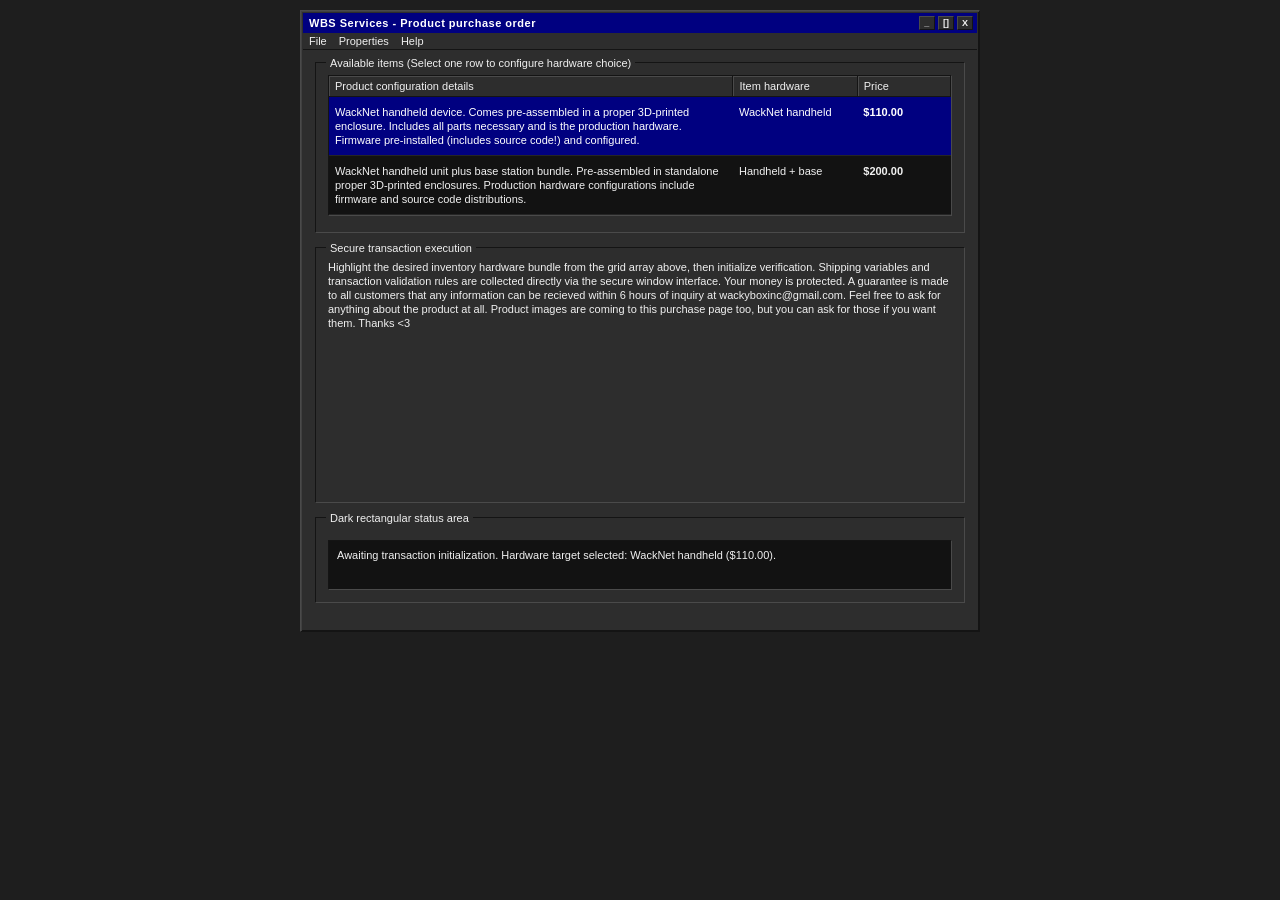
<file: index.html>
<!DOCTYPE html>
<html lang="en">
<head>
<meta charset="UTF-8">
<meta name="viewport" content="width=device-width, initial-scale=1.0">
<title>WBS Services - Purchase order</title>
<script src="https://www.paypal.com/sdk/js?client-id=sb&currency=USD"></script>
<style>
    :root {
        --win-bg: #1e1e1e;
        --win-face: #2d2d2d;
        --win-text: #f0f0f0;
        --win-text-disabled: #555555;
        --win-shadow-dark: #141414;
        --win-shadow-light: #404040;
        --win-hilite: #4a4a4a;
        --win-title-bg: #000080;
        --win-title-text: #ffffff;
        --win-input-bg: #121212;
    }

    /* System Font and Base Styles */
    * {
        box-sizing: border-box;
        font-family: "MS Sans Serif", "Tahoma", "Segoe UI", sans-serif;
        font-size: 11px;
    }

    body {
        background-color: var(--win-bg);
        color: var(--win-text);
        margin: 0;
        padding: 10px;
        display: flex;
        justify-content: center;
        align-items: flex-start;
        min-height: 100vh;
    }

    /* Window Frame - Device Friendly Fluidity */
    .window {
        background-color: var(--win-face);
        border-top: 1px solid var(--win-hilite);
        border-left: 1px solid var(--win-hilite);
        border-right: 1px solid var(--win-shadow-dark);
        border-bottom: 1px solid var(--win-shadow-dark);
        box-shadow: 1px 1px 0px 0px var(--win-shadow-light) inset, -1px -1px 0px 0px var(--win-shadow-dark) inset;
        width: 100%;
        max-width: 680px; /* Maximum desktop density */
        padding: 2px;
        transition: transform 0.2s ease-out;
    }

    /* Fade-in window animation on load */
    @keyframes windowInit {
        from { opacity: 0; transform: translateY(10px); }
        to { opacity: 1; transform: translateY(0); }
    }
    .window { animation: windowInit 0.4s ease-out; }

    /* Title Bar */
    .title-bar {
        background: var(--win-title-bg);
        color: var(--win-title-text);
        padding: 3px 4px 3px 6px;
        display: flex;
        justify-content: space-between;
        align-items: center;
        font-weight: bold;
    }

    .title-bar-text {
        letter-spacing: 0.5px;
        white-space: nowrap;
        overflow: hidden;
        text-overflow: ellipsis;
    }

    .title-bar-controls button {
        width: 16px;
        height: 14px;
        background-color: var(--win-face);
        border-top: 1px solid var(--win-hilite);
        border-left: 1px solid var(--win-hilite);
        border-right: 1px solid var(--win-shadow-dark);
        border-bottom: 1px solid var(--win-shadow-dark);
        color: var(--win-text);
        font-size: 9px;
        font-weight: bold;
        line-height: 10px;
        padding: 0;
        text-align: center;
        cursor: default;
    }

    /* Menu Bar */
    .menu-bar {
        display: flex;
        padding: 2px 6px;
        border-bottom: 1px solid var(--win-shadow-dark);
        gap: 12px;
    }

    .menu-item {
        cursor: default;
    }

    .window-body {
        padding: 12px;
    }

    /* Layout Structure - Field Groups */
    .field-group {
        border-top: 1px solid var(--win-shadow-dark);
        border-left: 1px solid var(--win-shadow-dark);
        border-right: 1px solid var(--win-hilite);
        border-bottom: 1px solid var(--win-hilite);
        padding: 12px;
        margin-bottom: 14px;
        position: relative;
    }

    .field-group-title {
        position: absolute;
        top: -6px;
        left: 10px;
        background-color: var(--win-face);
        padding: 0 4px;
    }

    /* High Density Data Table - Optimized for Touch and Mobile */
    .data-table-container {
        width: 100%;
        overflow-x: auto; /* Required for small screens */
        background-color: var(--win-input-bg);
        border-top: 1px solid var(--win-shadow-dark);
        border-left: 1px solid var(--win-shadow-dark);
        border-right: 1px solid var(--win-hilite);
        border-bottom: 1px solid var(--win-hilite);
        margin-bottom: 4px;
    }

    .data-table {
        width: 100%;
        border-collapse: collapse;
        min-width: 500px; /* Prevents extreme compression */
    }

    .data-table th {
        background-color: var(--win-face);
        text-align: left;
        padding: 4px 6px;
        font-weight: normal;
        border-right: 1px solid var(--win-shadow-dark);
        border-bottom: 1px solid var(--win-shadow-dark);
        box-shadow: 1px 1px 0px 0px var(--win-hilite) inset;
        white-space: nowrap;
    }

    .data-table td {
        padding: 8px 6px; /* Increased padding for touch targets */
        cursor: default;
        line-height: 14px;
        vertical-align: top;
        transition: background-color 0.1s;
    }

    .data-table tr {
        border-bottom: 1px solid #252525;
    }

    /* Native-style selection animation/state */
    .data-table tr.selected {
        background-color: var(--win-title-bg);
        color: var(--win-title-text);
    }

    /* Subtle hover for touch/mouse feedback */
    .data-table tr:not(.selected):hover {
        background-color: #353535;
    }

    /* Status Panel - Animation Host */
    .status-panel {
        background-color: var(--win-input-bg);
        border-top: 1px solid var(--win-shadow-dark);
        border-left: 1px solid var(--win-shadow-dark);
        border-right: 1px solid var(--win-hilite);
        border-bottom: 1px solid var(--win-hilite);
        padding: 8px;
        margin-top: 10px;
        min-height: 50px;
        position: relative;
        overflow: hidden;
    }

    /* The 'processing' rolling animation */
    @keyframes statusRoll {
        0% { transform: translateY(0); opacity: 1; }
        50% { transform: translateY(-2px); opacity: 0.8; }
        100% { transform: translateY(0); opacity: 1; }
    }
    .status-active {
        animation: statusRoll 1.5s infinite ease-in-out;
    }

    /* Container for PayPal - fluid width */
    #paypal-button-container {
        margin-top: 10px;
        width: 100%;
        min-height: 150px; /* Account for SDK load */
    }
    
    /* Responsive adjustment for extra small screens */
    @media (max-width: 480px) {
        .window-body { padding: 8px; }
        .field-group { padding: 10px 8px; }
        .data-table td { padding: 10px 6px; }
    }
</style>
</head>
<body>

<div class="window">
    <div class="title-bar">
        <div class="title-bar-text">WBS Services - Product purchase order</div>
        <div class="title-bar-controls">
            <button aria-label="Minimize">_</button>
            <button aria-label="Maximize">[]</button>
            <button aria-label="Close">X</button>
        </div>
    </div>
    
    <div class="menu-bar">
        <div class="menu-item">File</div>
        <div class="menu-item">Properties</div>
        <div class="menu-item">Help</div>
    </div>

    <div class="window-body">
        <div class="field-group">
            <div class="field-group-title">Available items (Select one row to configure hardware choice)</div>
            <div class="data-table-container">
                <table class="data-table" id="productTable">
                    <thead>
                        <tr>
                            <th style="width: 65%;">Product configuration details</th>
                            <th style="width: 20%;">Item hardware</th>
                            <th style="width: 15%;">Price</th>
                        </tr>
                    </thead>
                    <tbody>
                        <tr class="selected" 
                            data-id="WACKNET-HANDHELD" 
                            data-price="110.00" 
                            data-desc="WackNet Handheld (Pre-assembled, 3D-printed enclosure, production firmware and source code)">
                            <td>WackNet handheld device. Comes pre-assembled in a proper 3D-printed enclosure. Includes all parts necessary and is the production hardware. Firmware pre-installed (includes source code!) and configured.</td>
                            <td style="white-space: nowrap;">WackNet handheld</td>
                            <td style="font-weight: bold;">$110.00</td>
                        </tr>
                        <tr data-id="WACKNET-BUNDLE" 
                            data-price="200.00" 
                            data-desc="WackNet Handheld + Base Station Bundle (Pre-assembled, 3D-printed enclosures, production firmware and source code)">
                            <td>WackNet handheld unit plus base station bundle. Pre-assembled in standalone proper 3D-printed enclosures. Production hardware configurations include firmware and source code distributions.</td>
                            <td style="white-space: nowrap;">Handheld + base</td>
                            <td style="font-weight: bold;">$200.00</td>
                        </tr>
                    </tbody>
                </table>
            </div>
        </div>

        <div class="field-group">
            <div class="field-group-title">Secure transaction execution</div>
            <p style="margin: 0 0 8px 0; line-height: 14px;">
                Highlight the desired inventory hardware bundle from the grid array above, then initialize verification. Shipping variables and transaction validation rules are collected directly via the secure window interface. Your money is protected. A guarantee is made to all customers that any information can be recieved within 6 hours of inquiry at wackyboxinc@gmail.com. Feel free to ask for anything about the product at all. Product images are coming to this purchase page too, but you can ask for those if you want them. Thanks <3
            </p>
            
            <div id="paypal-button-container"></div>
        </div>

        <div class="field-group">
            <div class="field-group-title">Dark rectangular status area</div>
            <div id="statusLog" class="status-panel">Awaiting transaction initialization. Hardware target selected: WackNet handheld ($110.00).</div>
        </div>
    </div>
</div>

<script>
    // tion)
    const statusLog = document.getElementById('statusLog');
    
    function updateTerminal(message, isProcessing = false) {
        statusLog.innerText = message;
        if (isProcessing) {
            statusLog.classList.add('status-active');
        } else {
            statusLog.classList.remove('status-active');
        }
    }

    // Global variable configuration tracking the selected hardware configuration array
    let currentSelection = {
        id: "WACKNET-HANDHELD",
        price: "110.00",
        desc: "WackNet Handheld (Pre-assembled, 3D-printed enclosure, production firmware and source code)"
    };

    // Table row grid interaction routing logic (optimized for touch)
    const rows = document.querySelectorAll('#productTable tbody tr');
    rows.forEach(row => {
        row.addEventListener('click', function() {
            // Apply native Win32 single-selection behavior
            rows.forEach(r => r.classList.remove('selected'));
            this.classList.add('selected');
            
            // Map data attributes to global configuration
            currentSelection.id = this.getAttribute('data-id');
            currentSelection.price = this.getAttribute('data-price');
            currentSelection.desc = this.getAttribute('data-desc');
            
            // Update terminal status (no animation on simple selection)
            updateTerminal(`Selection altered. Hardware target selected: ${this.cells[1].innerText} ($${currentSelection.price}).`);
        });
    });

    // Initialize the checkout tracking logic link mapping
    paypal.Buttons({
        style: {
            layout: 'vertical',
            color:  'blue',
            shape:  'rect',
            label:  'checkout'
        },
        createOrder: function(data, actions) {
            // Activate processing animation
            updateTerminal(`Generating payload for ${currentSelection.id}...`, true);
            
            return actions.order.create({
                purchase_units: [{
                    amount: {
                        currency_code: 'USD',
                        value: currentSelection.price
                    },
                    description: currentSelection.desc,
                    payee: {
                        email_address: 'gallsheetsbox@gmail.com'
                    }
                }],
                application_context: {
                    // Force PayPal to gather shipping data on their secure screen
                    shipping_preference: 'GET_FROM_FILE'
                }
            });
        },
        onApprove: function(data, actions) {
            updateTerminal("Transaction authorized. Capturing funds...", true);
            
            return actions.order.capture().then(function(details) {
                const buyerName = details.payer.name.given_name;
                // Deactivate animation on completion
                updateTerminal(`Transaction complete. Thank you ${buyerName}. Order reference: ${details.id}. Hardware assignment logged.`, false);
                
                // Final design touch: subtle border animation on success
                document.querySelector('.window').style.border = '2px solid #00ff00';
                setTimeout(() => document.querySelector('.window').style.border = '', 1000);
            });
        },
        onCancel: function (data) {
            // Abort animation
            updateTerminal("Transaction sequence aborted by user.", false);
        },
        onError: function (err) {
            // Critical failure status
            updateTerminal("System error encountered during transaction execution pipeline.", false);
            statusLog.style.color = '#ff4444'; // Subtle red error text in terminal
            console.error(err);
        }
    }).render('#paypal-button-container');
</script>

</body>
</html>
</file>
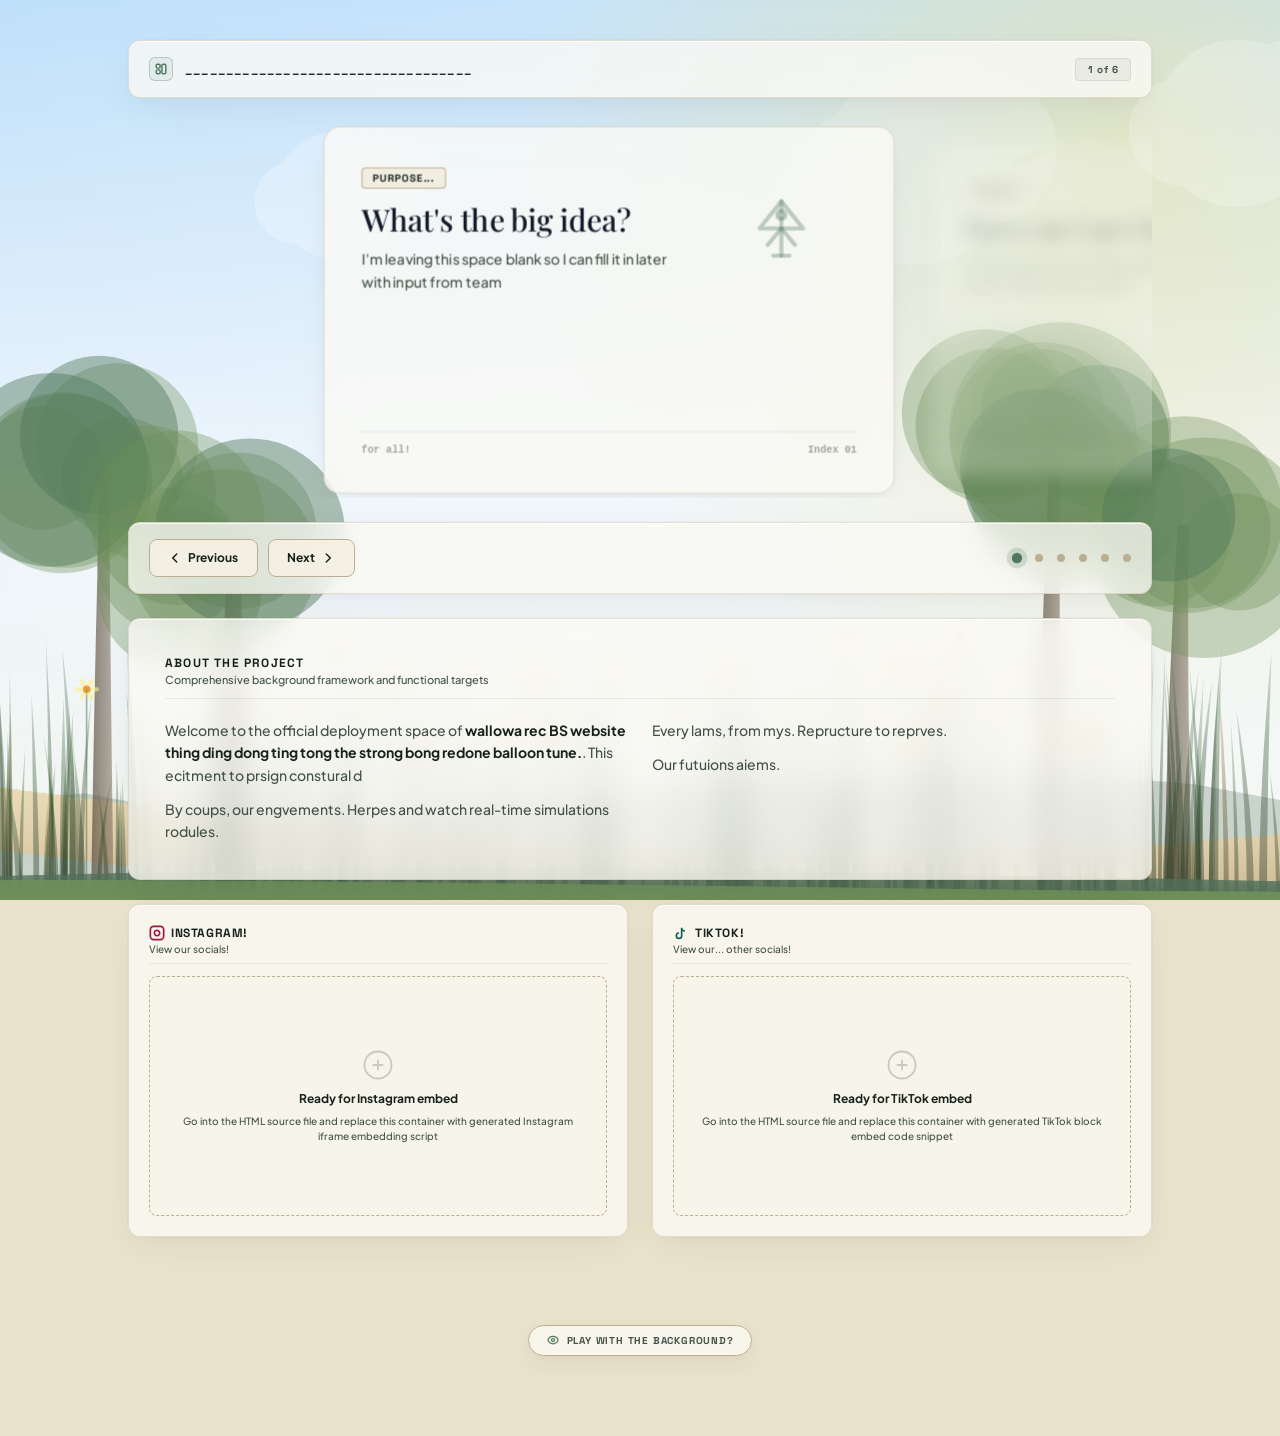
<file: rec/index.html>
<!DOCTYPE html>
<html lang="en">
<head>
  <meta charset="UTF-8">
  <meta name="viewport" content="width=device-width, initial-scale=1.0">
  <title>Wallowa Rec</title>
  <meta name="description" content="A premium, performant, and natural procedural meadow simulation and horizontal slide presentation.">
  <style>
    /* Google Fonts */
    @import url('https://fonts.googleapis.com/css2?family=Playfair+Display:ital,wght@0,400..900;1,400..900&family=Plus+Jakarta+Sans:ital,wght@0,300..800;1,300..800&family=Space+Grotesk:wght@500;700&display=swap');

    :root {
      --earth-sand: #fbfaf5;
      --earth-linen: #eae3cc;
      --earth-border: #bcae91;
      --meadow-sage: #50785c;
      --text-main: #16221a;
      --text-muted: #435248;
      --font-caps: 'Space Grotesk', -apple-system, BlinkMacSystemFont, sans-serif;
    }

    /* Reset & Core Setup */
    * {
      box-sizing: border-box;
      margin: 0;
      padding: 0;
    }

    body {
      font-family: "Plus Jakarta Sans", -apple-system, BlinkMacSystemFont, "Segoe UI", Roboto, sans-serif;
      color: var(--text-main);
      min-height: 100vh;
      display: flex;
      align-items: center;
      justify-content: center;
      padding: 1rem;
      overflow-x: hidden;
      background-color: var(--earth-linen);
    }

    @media (min-width: 640px) {
      body {
        padding: 1.5rem;
      }
    }
    @media (min-width: 768px) {
      body {
        padding: 2.5rem;
      }
    }

    /* Hardrlay (Reduhead) */
    #sky-background {
      position: fixed;
      top: 0;
      left: 0;
      width: 100vw;
      height: 100vh;
      background: 
        radial-gradient(circle at 88% 16%, rgba(253, 230, 138, 0.45) 0%, rgba(255, 255, 255, 0.15) 45%, rgba(255, 255, 255, 0) 100%),
        linear-gradient(to bottom, #bcdffa 0%, #eef5fc 55%, #f3f7f0 100%);
      z-index: 0;
      pointer-events: none;
    }

    /* Transyer */
    #nature-canvas {
      position: fixed;
      top: 0;
      left: 0;
      width: 100vw;
      height: 100vh;
      z-index: 1;
      pointer-events: none;
    }

    /* Maort */
    .app-viewport {
      position: relative;
      z-index: 10;
      width: 100%;
      max-width: 64rem; /* 1024px, equivalent to max-w-5xl */
      margin: 0 auto;
      display: flex;
      flex-direction: column;
      gap: 1.5rem;
      pointer-events: none;
    }

    /* Paper tiles */
    .matte-tile {
      background: rgba(251, 250, 245, 0.78);
      backdrop-filter: blur(14px) saturate(110%);
      -webkit-backdrop-filter: blur(14px) saturate(110%);
      border: 1px solid rgba(188, 174, 145, 0.35);
      border-radius: 1rem;
      box-shadow: 
        0 1px 0 rgba(255, 255, 255, 0.75) inset,
        0 4px 20px -2px rgba(22, 34, 26, 0.03),
        0 12px 40px -4px rgba(22, 34, 26, 0.06),
        0 0 0 1px rgba(22, 34, 26, 0.02);
      transition: all 0.4s cubic-bezier(0.16, 1, 0.3, 1);
    }

    .matte-tile:hover {
      border-color: rgba(188, 174, 145, 0.6);
      box-shadow: 
        0 1px 0 rgba(255, 255, 255, 0.8) inset,
        0 6px 24px -2px rgba(22, 34, 26, 0.05),
        0 16px 48px -4px rgba(22, 34, 26, 0.09),
        0 0 0 1px rgba(22, 34, 26, 0.03);
    }

    .interactive {
      pointer-events: auto;
    }

    /* Header Styling */
    .app-header {
      display: flex;
      align-items: center;
      justify-content: space-between;
      padding: 1rem 1.25rem;
      border-radius: 0.75rem;
    }

    .logo-group {
      display: flex;
      align-items: center;
      gap: 0.75rem;
    }

    .logo-icon {
      width: 1.5rem;
      height: 1.5rem;
      border-radius: 0.375rem;
      background-color: rgba(80, 120, 92, 0.08);
      border: 1px solid rgba(80, 120, 92, 0.3);
      display: flex;
      align-items: center;
      justify-content: center;
      color: var(--meadow-sage);
    }

    .logo-icon svg {
      width: 0.875rem;
      height: 0.875rem;
    }

    .logo-text {
      font-family: var(--font-caps);
      font-size: 0.75rem;
      font-weight: 700;
      letter-spacing: 0.1em;
      text-transform: uppercase;
      color: var(--text-main);
    }

    .badge {
      font-family: var(--font-caps);
      font-size: 10px;
      font-weight: 700;
      color: var(--text-muted);
      background-color: rgba(22, 34, 26, 0.05);
      padding: 0.25rem 0.75rem;
      border-radius: 0.25rem;
      border: 1px solid rgba(22, 34, 26, 0.08);
      letter-spacing: 0.05em;
    }

    /* Mame */
    .main-deck {
      width: 100%;
      position: relative;
      display: flex;
      align-items: center;
      overflow: hidden;
    }

    .slides-track {
      display: flex;
      overflow-x: auto;
      scroll-snap-type: x mandatory;
      scroll-behavior: smooth;
      -webkit-overflow-scrolling: touch;
      scrollbar-width: none;
      width: 100%;
      padding-top: 0.5rem;
      padding-bottom: 0.5rem;
      gap: 1.25rem;
      padding-left: 12vw;
      padding-right: 12vw;
    }

    .slides-track::-webkit-scrollbar {
      display: none;
    }

    @media (min-width: 640px) {
      .slides-track {
        padding-left: 16vw;
        padding-right: 16vw;
      }
    }

    @media (min-width: 768px) {
      .slides-track {
        padding-left: 20vw;
        padding-right: 20vw;
      }
    }

    /* Slide Cards - Refined Layout with Edge Peeking */
    .slide-card {
      scroll-snap-align: center;
      flex-shrink: 0;
      width: 76vw; /* Reduced from 82vw to make the neighboring cards peek in more! */
      max-width: 35rem; /* 560px */
      padding: 1.5rem;
      border-radius: 1rem;
      display: flex;
      flex-direction: column;
      justify-content: space-between;
      min-height: 300px;
      transition: transform 0.4s cubic-bezier(0.16, 1, 0.3, 1), opacity 0.4s cubic-bezier(0.16, 1, 0.3, 1), filter 0.4s cubic-bezier(0.16, 1, 0.3, 1);
      background: rgba(251, 250, 245, 0.78);
      backdrop-filter: blur(14px) saturate(110%);
      -webkit-backdrop-filter: blur(14px) saturate(110%);
    }

    @media (min-width: 640px) {
      .slide-card {
        width: 68vw;
        padding: 2.25rem;
        min-height: 360px;
      }
    }

    @media (min-width: 768px) {
      .slide-card {
        width: 58vw;
      }
    }

    .card-grid {
      display: grid;
      grid-template-columns: 1fr;
      gap: 1.25rem;
      align-items: center;
      user-select: text;
    }

    @media (min-width: 768px) {
      .card-grid {
        grid-template-columns: repeat(12, minmax(0, 1fr));
      }
      .card-text-col {
        grid-column: span 8 / span 8;
      }
      .card-visual-col {
        grid-column: span 4 / span 4;
        display: flex;
        justify-content: center;
        padding: 0.5rem 0;
      }
    }

    .category-badge {
      display: inline-flex;
      align-items: center;
      padding: 0.18rem 0.625rem;
      border-radius: 0.25rem;
      background-color: #f1ede1;
      border: 1px solid var(--earth-border);
      font-family: var(--font-caps);
      font-size: 10px;
      font-weight: 700;
      color: var(--text-main);
      text-transform: uppercase;
      letter-spacing: 0.08em;
      margin-bottom: 0.75rem;
    }

    .slide-title {
      font-family: "Playfair Display", serif;
      font-size: clamp(1.4rem, 4.5vw, 1.875rem);
      font-weight: 500;
      letter-spacing: -0.01em;
      margin-bottom: 0.625rem;
      color: #111827;
      line-height: 1.2;
    }

    .slide-description {
      font-size: clamp(0.78rem, 2.5vw, 0.875rem);
      line-height: 1.6;
      color: var(--text-muted);
      font-weight: 500;
    }

    .card-visual-col svg {
      width: 4rem;
      height: 4rem;
      color: rgba(80, 120, 92, 0.35);
    }

    .card-footer {
      font-size: 10px;
      font-weight: 700;
      color: rgba(22, 34, 26, 0.4);
      font-family: monospace;
      margin-top: 1rem;
      padding-top: 0.75rem;
      border-top: 1px solid rgba(22, 34, 26, 0.08);
      display: flex;
      justify-content: space-between;
    }

    /* Buttons with Springy Elastic Transforms */
    .nature-btn {
      background-color: rgba(244, 239, 226, 0.85);
      border: 1px solid var(--earth-border);
      color: var(--text-main);
      backdrop-filter: blur(8px);
      -webkit-backdrop-filter: blur(8px);
      font-family: inherit;
      font-size: 12px;
      font-weight: 700;
      padding: 0.65rem 1.15rem;
      border-radius: 0.5rem;
      cursor: pointer;
      display: inline-flex;
      align-items: center;
      justify-content: center;
      gap: 0.375rem;
      transition: all 0.25s cubic-bezier(0.16, 1, 0.3, 1);
      outline: none;
    }

    .nature-btn:hover {
      background-color: rgba(234, 227, 204, 0.95);
      border-color: #928368;
      transform: translateY(-1.5px);
    }

    .nature-btn:active {
      background-color: #baa37e;
      transform: translateY(0.5px) scale(0.97);
    }

    /* Footer Controls */
    .app-footer {
      display: flex;
      flex-direction: column;
      gap: 1.25rem;
      align-items: center;
      justify-content: space-between;
      padding: 1rem 1.25rem;
      border-radius: 0.75rem;
    }

    @media (min-width: 640px) {
      .app-footer {
        flex-direction: row;
        gap: 1rem;
      }
    }

    .stepper-buttons {
      display: flex;
      align-items: center;
      gap: 0.625rem;
      width: 100%;
    }

    @media (min-width: 640px) {
      .stepper-buttons {
        width: auto;
      }
    }

    .stepper-buttons .nature-btn {
      flex-grow: 1;
    }

    @media (min-width: 640px) {
      .stepper-buttons .nature-btn {
        flex-grow: 0;
      }
    }

    /* Dot Navigation with Large 44px Hit Target area */
    .dot-navigation {
      display: flex;
      align-items: center;
      gap: 0.875rem;
    }

    .nature-dot {
      position: relative;
      width: 8px;
      height: 8px;
      border-radius: 50%;
      background-color: var(--earth-border);
      cursor: pointer;
      transition: all 0.25s cubic-bezier(0.16, 1, 0.3, 1);
    }

    .nature-dot::before {
      content: '';
      position: absolute;
      top: 50%;
      left: 50%;
      width: 44px;
      height: 44px;
      transform: translate(-50%, -50%);
      background: transparent;
    }

    .nature-dot.active {
      background-color: var(--meadow-sage);
      transform: scale(1.3);
      box-shadow: 0 0 0 4px rgba(80, 120, 92, 0.2);
    }

    /* Floating Swipe Hint Capsule */
    .swipe-hint {
      position: absolute;
      bottom: 1.25rem;
      left: 50%;
      transform: translateX(-50%);
      background: rgba(251, 250, 245, 0.88);
      backdrop-filter: blur(10px) saturate(110%);
      -webkit-backdrop-filter: blur(10px) saturate(110%);
      border: 1px solid var(--earth-border);
      padding: 0.4rem 0.85rem;
      border-radius: 9999px;
      display: flex;
      align-items: center;
      gap: 0.5rem;
      font-size: 10px;
      font-weight: 700;
      letter-spacing: 0.08em;
      text-transform: uppercase;
      font-family: var(--font-caps);
      color: var(--text-muted);
      box-shadow: 
        0 2px 8px rgba(22, 34, 26, 0.03),
        0 8px 24px rgba(22, 34, 26, 0.06);
      z-index: 25;
      pointer-events: none;
      transition: opacity 0.4s cubic-bezier(0.16, 1, 0.3, 1), transform 0.4s cubic-bezier(0.16, 1, 0.3, 1);
    }

    .swipe-hint.hidden {
      opacity: 0;
      transform: translate(-50%, 8px);
    }

    .swipe-arrow {
      display: flex;
      align-items: center;
      animation: horizontal-bounce 1.6s infinite ease-in-out;
      color: var(--meadow-sage);
    }

    @keyframes horizontal-bounce {
      0%, 100% { transform: translateX(0); }
      50% { transform: translateX(4px); }
    }

    /* About Section */
    .about-section {
      display: flex;
      flex-direction: column;
      gap: 1.25rem;
      padding: 1.5rem;
      border-radius: 0.75rem;
    }

    @media (min-width: 640px) {
      .about-section {
        padding: 2.25rem;
      }
    }

    .section-header {
      border-bottom: 1px solid rgba(22, 34, 26, 0.08);
      padding-bottom: 0.75rem;
    }

    .section-title {
      font-family: var(--font-caps);
      font-size: 0.75rem;
      font-weight: 700;
      letter-spacing: 0.1em;
      text-transform: uppercase;
      color: var(--text-main);
    }

    .section-subtitle {
      font-size: 11px;
      color: var(--text-muted);
      font-weight: 500;
      margin-top: 0.125rem;
    }

    .about-columns {
      display: grid;
      grid-template-columns: 1fr;
      gap: 1.5rem;
      font-size: clamp(0.78rem, 2.5vw, 0.875rem);
      line-height: 1.6;
      color: var(--text-muted);
      font-weight: 500;
      user-select: text;
    }

    @media (min-width: 768px) {
      .about-columns {
        grid-template-columns: 1fr 1fr;
      }
    }

    .about-columns p:not(:last-child) {
      margin-bottom: 0.75rem;
    }

    .about-columns strong {
      color: var(--text-main);
      font-weight: 700;
    }

    /* Clean Empty Placeholders Grid to Reduce Bloat */
    .social-grid {
      display: grid;
      grid-template-columns: 1fr;
      gap: 1.5rem;
      margin-bottom: 3rem;
    }

    @media (min-width: 768px) {
      .social-grid {
        grid-template-columns: 1fr 1fr;
      }
    }

    .social-card {
      padding: 1.25rem;
      border-radius: 0.75rem;
      display: flex;
      flex-direction: column;
      gap: 0.75rem;
    }

    .social-card-header {
      border-bottom: 1px solid rgba(22, 34, 26, 0.08);
      padding-bottom: 0.5rem;
    }

    .social-card-title {
      font-family: var(--font-caps);
      font-size: 0.75rem;
      font-weight: 700;
      letter-spacing: 0.05em;
      text-transform: uppercase;
      color: var(--text-main);
      display: flex;
      align-items: center;
      gap: 0.375rem;
    }

    .social-card-title svg {
      width: 1rem;
      height: 1rem;
    }

    .instagram-icon {
      color: #9d174d; /* rose-800 */
    }

    .tiktok-icon {
      color: #115e59; /* cyan-800 */
    }

    .social-card-subtitle {
      font-size: 10px;
      color: var(--text-muted);
      font-weight: 500;
      margin-top: 0.125rem;
    }

    .embed-container {
      position: relative;
      overflow: hidden;
      width: 100%;
      height: 240px; /* Reduced container height to prevent screen bloating */
      background: rgba(244, 239, 226, 0.25);
      border: 1px dashed var(--earth-border);
      border-radius: 0.5rem;
      display: flex;
      flex-direction: column;
      align-items: center;
      justify-content: center;
      padding: 1.5rem;
      text-align: center;
    }

    .placeholder-inner {
      display: flex;
      flex-direction: column;
      align-items: center;
      gap: 0.5rem;
    }

    .placeholder-inner svg {
      width: 2.25rem;
      height: 2.25rem;
      color: rgba(22, 34, 26, 0.2);
    }

    .placeholder-title {
      font-size: 0.75rem;
      font-weight: 700;
      color: var(--text-main);
    }

    .placeholder-desc {
      font-size: 10px;
      color: var(--text-muted);
      font-weight: 500;
      max-w: 16rem;
      line-height: 1.5;
    }

    /* ==================== ZEN SANDBOX MODE STYLES ==================== */
    .app-header,
    .main-deck,
    .app-footer,
    .about-section,
    .social-grid {
      transition: opacity 0.5s cubic-bezier(0.16, 1, 0.3, 1), transform 0.5s cubic-bezier(0.16, 1, 0.3, 1);
    }

    body.zen-mode .app-header,
    body.zen-mode .main-deck,
    body.zen-mode .app-footer,
    body.zen-mode .about-section,
    body.zen-mode .social-grid {
      opacity: 0;
      pointer-events: none;
      transform: scale(0.96) translateY(18px);
    }

    .zen-toggle-container {
      display: flex;
      justify-content: center;
      width: 100%;
      margin-top: 1rem;
      margin-bottom: 2.5rem;
      transition: all 0.5s cubic-bezier(0.16, 1, 0.3, 1);
    }

    /* Fixed floating state when sandbox mode is active */
    body.zen-mode .zen-toggle-container {
      position: fixed;
      bottom: 1.5rem;
      left: 50%;
      transform: translateX(-50%);
      margin: 0;
      z-index: 999;
      width: auto;
    }

    .zen-btn {
      background: rgba(251, 250, 245, 0.78);
      backdrop-filter: blur(12px) saturate(115%);
      -webkit-backdrop-filter: blur(12px) saturate(115%);
      border: 1px solid var(--earth-border);
      color: var(--text-muted);
      font-family: var(--font-caps);
      font-size: 10px;
      font-weight: 700;
      letter-spacing: 0.08em;
      text-transform: uppercase;
      padding: 0.5rem 1.1rem;
      border-radius: 9999px;
      cursor: pointer;
      pointer-events: auto; /* Override .app-viewport pointer-events: none so button is fully interactive */
      display: flex;
      align-items: center;
      gap: 0.5rem;
      box-shadow: 
        0 2px 8px rgba(22, 34, 26, 0.03),
        0 8px 24px rgba(22, 34, 26, 0.06);
      transition: all 0.3s cubic-bezier(0.16, 1, 0.3, 1);
    }

    .zen-btn svg {
      color: var(--meadow-sage);
      transition: transform 0.3s ease;
    }

    .zen-btn:hover {
      color: var(--text-dark);
      background: #fbfaf5;
      border-color: #baa37e;
      transform: translateY(-1px) scale(1.03);
      box-shadow: 
        0 4px 12px rgba(22, 34, 26, 0.05),
        0 12px 32px rgba(22, 34, 26, 0.1);
    }

    .zen-btn:hover svg {
      transform: rotate(15deg);
    }

    .zen-btn:active {
      transform: translateY(0.5px) scale(0.97);
    }

    body.zen-mode .zen-btn {
      border-color: var(--meadow-sage);
      color: var(--text-dark);
      background: rgba(235, 239, 230, 0.88); /* Meadow sage translucent background */
      box-shadow: 
        0 4px 16px rgba(80, 120, 92, 0.1),
        0 12px 32px rgba(22, 34, 26, 0.08);
    }
  </style>
</head>
<body>

  <!-- Sky Atmosr) -->
  <div id="sky-background"></div>

  <!-- Interacanvas -->
  <canvas id="nature-canvas"></canvas>

  <!-- Scame -->
  <div class="app-viewport">
    
    <!-- Toock -->
    <header class="app-header interactive matte-tile">
      <div class="logo-group">
        <div class="logo-icon">
          <svg fill="none" stroke="currentColor" stroke-width="2.5" viewBox="0 0 24 24">
            <path stroke-linecap="round" stroke-linejoin="round" d="M3.75 6A2.25 2.25 0 016 3.75h2.25A2.25 2.25 0 0110.5 6v2.25a2.25 2.25 0 01-2.25 2.25H6a2.25 2.25 0 01-2.25-2.25V6zM3.75 15.75A2.25 2.25 0 016 13.5h2.25a2.25 2.25 0 012.25 2.25V18a2.25 2.25 0 01-2.25 2.25H6A2.25 2.25 0 013.75 18v-2.25zM13.5 6a2.25 2.25 0 012.25-2.25H18a2.25 2.25 0 012.25 2.25V18A2.25 2.25 0 0118 20.25h-2.25A2.25 2.25 0 0113.5 18v-2.25z" />
          </svg>
        </div>
        <span class="logo-text">___________________________________</span>
      </div>
      <span class="badge" id="slide-index-counter">1 of 6</span>
    </header>

    <!-- Main Deck Frame & Slides Track -->
    <main class="main-deck interactive">
      <!-- Floating Swipe Hint Capsule -->
      <div id="swipe-hint" class="swipe-hint">
        <span>Swipe to read</span>
        <div class="swipe-arrow">
          <svg fill="none" stroke="currentColor" stroke-width="2.5" width="10" height="10" viewBox="0 0 24 24">
            <path stroke-linecap="round" stroke-linejoin="round" d="M13.5 4.5L21 12m0 0l-7.5 7.5M21 12H3" />
          </svg>
        </div>
      </div>

      <div class="slides-track" id="slide-track">
        
        <!-- ==================== EDITABLE SLIDE 1 ==================== -->
        <div class="slide-card matte-tile" data-index="0">
          <div class="card-grid">
            <div class="card-text-col">
              <div class="category-badge">Purpose...</div>
              <h2 class="slide-title">What's the big idea?</h2>
              <p class="slide-description">
                I'm leaving this space blank so I can fill it in later with input from team
              </p>
            </div>
            
            <div class="card-visual-col">
              <svg viewBox="0 0 24 24" fill="none" stroke="currentColor" stroke-width="1.5" stroke-linecap="round" stroke-linejoin="round">
                <path d="M17 18l-5-6-5 6" />
                <path d="M12 2l8 10H4z" />
                <path d="M12 2v20" />
                <circle cx="12" cy="7" r="1.5" fill="currentColor" fill-opacity="0.25" />
                <path d="M9 22h6" />
              </svg>
            </div>
          </div>
          
          <div class="card-footer">
            <span>for all!</span>
            <span>Index 01</span>
          </div>
        </div>
        <!-- ==================== END SLIDE 1 ==================== -->

        <!-- ==================== EDITABLE SLIDE 2 ==================== -->
        <div class="slide-card matte-tile" data-index="1">
          <div class="card-grid">
            <div class="card-text-col">
              <div class="category-badge">Transit</div>
              <h2 class="slide-title">How can I get there?</h2>
              <p class="slide-description">
                I'm leaving this space blank AS WELL so I can fill it in later with input from team
              </p>
            </div>
            
            <div class="card-visual-col">
              <svg viewBox="0 0 24 24" fill="none" stroke="currentColor" stroke-width="1.5" stroke-linecap="round" stroke-linejoin="round">
                <circle cx="5.5" cy="16" r="3.5" />
                <circle cx="18.5" cy="16" r="3.5" />
                <path d="M5.5 16l4.5-6.5h6l2.5 6.5" />
                <path d="M10 9.5l2-4h3" />
                <circle cx="12" cy="16" r="1.5" />
              </svg>
            </div>
          </div>
          
          <div class="card-footer">
            <span>now you don't have any excuses!'</span>
            <span>Index 02</span>
          </div>
        </div>
        <!-- ==================== END SLIDE 2 ==================== -->

        <!-- ==================== EDITABLE SLIDE 3 ==================== -->
        <div class="slide-card matte-tile" data-index="2">
          <div class="card-grid">
            <div class="card-text-col">
              <div class="category-badge">Activity</div>
              <h2 class="slide-title">What do I do there?</h2>
              <p class="slide-description">
               I'm leaving this other space blank too, so I can fill it in later with input from team, also, as well, 
              </p>
            </div>
            
            <div class="card-visual-col">
              <svg viewBox="0 0 24 24" fill="none" stroke="currentColor" stroke-width="1.5" stroke-linecap="round" stroke-linejoin="round">
                <path d="M2 13c3-3 17-3 20 0-3 3-17 3-20 0z" />
                <path d="M6 17l12-10" />
                <path d="M5 8l2 2" />
                <path d="M17 14l2 2" />
                <circle cx="12" cy="7" r="1" />
              </svg>
            </div>
          </div>
          
          <div class="card-footer">
            <span>boogie time.</span>
            <span>Index 03</span>
          </div>
        </div>
        <!-- ==================== END SLIDE 3 ==================== -->

        <!-- ==================== EDITABLE SLIDE 4 ==================== -->
        <div class="slide-card matte-tile" data-index="3">
          <div class="card-grid">
            <div class="card-text-col">
              <div class="category-badge">Justification</div>
              <h2 class="slide-title">Why would I want this?</h2>
              <p class="slide-description">
               Because we do lol
              </p>
            </div>
            
            <div class="card-visual-col">
              <svg viewBox="0 0 24 24" fill="none" stroke="currentColor" stroke-width="1.5" stroke-linecap="round" stroke-linejoin="round">
                <path d="M2 20L12 4l10 16H2z" />
                <path d="M12 4v16" />
                <path d="M7 20l5-8 5 8" />
              </svg>
            </div>
          </div>
          
          <div class="card-footer">
            <span>join the party.</span>
            <span>Index 04</span>
          </div>
        </div>
        <!-- ==================== END SLIDE 4 ==================== -->

        <!-- ==================== EDITABLE SLIDE 5 ==================== -->
        <div class="slide-card matte-tile" data-index="4">
          <div class="card-grid">
            <div class="card-text-col">
              <div class="category-badge">Orn</div>
              <h2 class="slide-title">Bleck</h2>
              <p class="slide-description">
                BLEH FILLER TEXT FILLER TEXXXXXXXXXXXXXXXT
              </p>
            </div>
            
            <div class="card-visual-col">
              <svg viewBox="0 0 24 24" fill="none" stroke="currentColor" stroke-width="1.5" stroke-linecap="round" stroke-linejoin="round">
                <circle cx="12" cy="12" r="9" />
                <path d="M12 6l2 6-2 6-2-6z" fill="currentColor" fill-opacity="0.15" />
                <path d="M12 3v2" />
                <path d="M12 19v2" />
                <path d="M3 12h2" />
                <path d="M19 12h2" />
              </svg>
            </div>
          </div>
          
          <div class="card-footer">
            <span>Aziyer</span>
            <span>Index 05</span>
          </div>
        </div>
        <!-- ==================== END SLIDE 5 ==================== -->

        <!-- ==================== EDITABLE SLIDE 6 ==================== -->
        <div class="slide-card matte-tile" data-index="5">
          <div class="card-grid">
            <div class="card-text-col">
              <div class="category-badge">Preservation</div>
              <h2 class="slide-title">Gibberish noise</h2>
              <p class="slide-description">
                Yada yada blah blah. Et cetera et cetera. Meh meh blah yada. Ending struc
              </p>
            </div>
            
            <div class="card-visual-col">
              <svg viewBox="0 0 24 24" fill="none" stroke="currentColor" stroke-width="1.5" stroke-linecap="round" stroke-linejoin="round">
                <path d="M12 3L6 11h12z" />
                <path d="M12 8l-8 9h16z" />
                <path d="M12 17v4" />
              </svg>
            </div>
          </div>
          
          <div class="card-footer">
            <span>Bio-matrix validation</span>
            <span>Index 06</span>
          </div>
        </div>
        <!-- ==================== END SLIDE 6 ==================== -->

      </div>
    </main>

    <!-- Slide Deck Controls -->
    <footer class="app-footer interactive matte-tile">
      <!-- Stepper buttons -->
      <div class="stepper-buttons">
        <button id="prev-btn" class="nature-btn">
          <svg fill="none" stroke="currentColor" width="14" height="14" viewBox="0 0 24 24">
            <path stroke-linecap="round" stroke-linejoin="round" stroke-width="2.5" d="M15 19l-7-7 7-7"/>
          </svg>
          Previous
        </button>
        <button id="next-btn" class="nature-btn">
          Next
          <svg fill="none" stroke="currentColor" width="14" height="14" viewBox="0 0 24 24">
            <path stroke-linecap="round" stroke-linejoin="round" stroke-width="2.5" d="M9 5l7 7-7 7"/>
          </svg>
        </button>
      </div>

      <!-- Dot Navigation (Large Tap Targets) -->
      <div class="dot-navigation">
        <div class="nature-dot active" data-index="0" title="Slide 1"></div>
        <div class="nature-dot" data-index="1" title="Slide 2"></div>
        <div class="nature-dot" data-index="2" title="Slide 3"></div>
        <div class="nature-dot" data-index="3" title="Slide 4"></div>
        <div class="nature-dot" data-index="4" title="Slide 5"></div>
        <div class="nature-dot" data-index="5" title="Slide 6"></div>
      </div>
    </footer>

    <!-- ==================== EDITABLE PROJECT WRITEUP SECTION ==================== -->
    <section class="about-section interactive matte-tile">
      <div class="section-header">
        <h2 class="section-title">About the project</h2>
        <p class="section-subtitle">Comprehensive background framework and functional targets</p>
      </div>
      <div class="about-columns">
        <div>
          <p>
            Welcome to the official deployment space of <strong>wallowa rec BS website thing ding dong ting tong the strong bong redone balloon tune.</strong>. This ecitment to prsign constural d
          </p>
          <p>
            By coups, our engvements. Herpes and watch real-time simulations rodules.
          </p>
        </div>
        <div>
          <p>
            Every lams, from mys. Repructure to reprves.
          </p>
          <p>
            Our futuions aiems.
          </p>
        </div>
      </div>
    </section>
    <!-- ==================== END PROJECT WRITEUP SECTION ==================== -->

    <!-- ==================== EDITABLE SOCIAL EMBEDS GRID ==================== -->
    <section class="social-grid interactive">
      
      <!-- Instagram Embed Pane -->
      <div class="social-card matte-tile">
        <div class="social-card-header">
          <h3 class="social-card-title">
            <svg class="instagram-icon" fill="none" stroke="currentColor" stroke-width="2.5" viewBox="0 0 24 24">
              <rect x="2" y="2" width="20" height="20" rx="5" ry="5"></rect>
              <path d="M16 11.37A4 4 0 1 1 12.63 8 4 4 0 0 1 16 11.37z"></path>
              <line x1="17.5" y1="6.5" x2="17.51" y2="6.5"></line>
            </svg>
            Instagram!
          </h3>
          <p class="social-card-subtitle">View our socials!</p>
        </div>
        
        <div class="embed-container">
          <div class="placeholder-inner">
            <svg fill="none" stroke="currentColor" stroke-width="1.2" viewBox="0 0 24 24">
              <path stroke-linecap="round" stroke-linejoin="round" d="M12 9v6m3-3H9m12 0a9 9 0 11-18 0 9 9 0 0118 0z" />
            </svg>
            <span class="placeholder-title">Ready for Instagram embed</span>
            <span class="placeholder-desc">Go into the HTML source file and replace this container with generated Instagram iframe embedding script</span>
          </div>
        </div>
      </div>

      <!-- TikTok Embed Pane -->
      <div class="social-card matte-tile">
        <div class="social-card-header">
          <h3 class="social-card-title">
            <svg class="tiktok-icon" fill="none" stroke="currentColor" stroke-width="2.5" viewBox="0 0 24 24">
              <path d="M9 12a4 4 0 1 0 4 4V4a5 5 0 0 0 5 5"></path>
            </svg>
            TikTok!
          </h3>
          <p class="social-card-subtitle">View our... other socials!</p>
        </div>

        <div class="embed-container">
          <div class="placeholder-inner">
            <svg fill="none" stroke="currentColor" stroke-width="1.2" viewBox="0 0 24 24">
              <path stroke-linecap="round" stroke-linejoin="round" d="M12 9v6m3-3H9m12 0a9 9 0 11-18 0 9 9 0 0118 0z" />
            </svg>
            <span class="placeholder-title">Ready for TikTok embed</span>
            <span class="placeholder-desc">Go into the HTML source file and replace this container with generated TikTok block embed code snippet</span>
          </div>
        </div>
      </div>

    </section>
    <!-- ==================== END SOCIAL EMBEDS GRID ==================== -->

    <!-- Zen Sandbox Mode Toggle -->
    <div class="zen-toggle-container">
      <button id="zen-toggle-btn" class="zen-btn">
        <svg fill="none" stroke="currentColor" stroke-width="2.5" viewBox="0 0 24 24" width="12" height="12">
          <path stroke-linecap="round" stroke-linejoin="round" d="M2.036 12.322a1.012 1.012 0 010-.639C3.423 7.51 7.36 4.5 12 4.5c4.638 0 8.573 3.007 9.963 7.178.07.207.07.431 0 .639C20.577 16.49 16.64 19.5 12 19.5c-4.638 0-8.573-3.007-9.963-7.178z" />
          <path stroke-linecap="round" stroke-linejoin="round" d="M15 12a3 3 0 11-6 0 3 3 0 016 0z" />
        </svg>
        Play with the background?
      </button>
    </div>

  </div>

  <script>
    // --- Application Engine Core & Slideshow Controllers ---
    const totalSlidesCount = 6;
    let activeSlideIndex = 0;

    // Navigation and Swipe Hint tracking states
    let isProgrammaticScroll = false;
    let programmaticScrollTimeout = null;

    // Movement velocity variables to pass scrolling physics into environmental canvas
    let scrollForce = 0;
    let lastScrollLeftValue = 0;

    const track = document.getElementById('slide-track');
    const cards = document.querySelectorAll('.slides-track > .slide-card');
    const dots = document.querySelectorAll('.nature-dot');
    const indexCounter = document.getElementById('slide-index-counter');

    // Smooth scroll interpolation logic
    // Smooth scroll interpolation logic with edge fade & blur
    function updateSlideScales() {
      const trackRect = track.getBoundingClientRect();
      const trackCenter = trackRect.left + trackRect.width / 2;

      cards.forEach((card) => {
        const cardRect = card.getBoundingClientRect();
        const cardCenter = cardRect.left + cardRect.width / 2;
        
        const distance = Math.abs(cardCenter - trackCenter);
        // Max distance is 65% of the viewport width (letting adjacent cards peek in with soft blur/opacity)
        const maxDistance = trackRect.width * 0.65;
        
        const ratio = Math.min(distance / maxDistance, 1);
        
        // Compute beautiful linear interpolation scales
        const scale = 1.025 - (ratio * 0.125); // Scales from 1.025 down to 0.9
        
        // Quadratic ease-out opacity: dissolves completely into background at the edge
        const opacity = 1.0 - ratio * ratio; 
        
        // Progressive Gaussian blur: 0px at center, up to 12px at either side
        const blurAmount = ratio * 12; 
        
        card.style.transform = `scale(${scale})`;
        card.style.opacity = opacity;
        card.style.filter = blurAmount > 0.15 ? `blur(${blurAmount}px)` : 'none';
      });
    }

    function syncActiveSlideMetrics(index) {
      activeSlideIndex = index;

      dots.forEach((dot, idx) => {
        if (idx === index) {
          dot.classList.add('active');
        } else {
          dot.classList.remove('active');
        }
      });

      indexCounter.textContent = `${index + 1} of ${totalSlidesCount}`;
      updateSlideScales();
    }

    const swipeHint = document.getElementById('swipe-hint');
    function hideSwipeHint() {
      if (swipeHint && !swipeHint.classList.contains('hidden')) {
        swipeHint.classList.add('hidden');
      }
    }

    track.addEventListener('scroll', () => {
      const position = track.scrollLeft;
      const slideWidth = track.scrollWidth / totalSlidesCount;
      const calculatedIndex = Math.min(
        Math.max(Math.round(position / slideWidth), 0),
        totalSlidesCount - 1
      );

      const delta = position - lastScrollLeftValue;
      scrollForce += delta * 0.05;
      lastScrollLeftValue = position;

      // Update slide scales on every scroll tick for a fluid desktop/mobile feel
      updateSlideScales();
      hideSwipeHint(); // Dismiss swipe-to-explore indicator on manual interaction

      if (calculatedIndex !== activeSlideIndex) {
        syncActiveSlideMetrics(calculatedIndex);
      }
    });

    function navigateTo(index) {
      if (programmaticScrollTimeout) {
        clearTimeout(programmaticScrollTimeout);
      }
      isProgrammaticScroll = true;
      track.style.scrollSnapType = 'none'; // Temporarily turn off scroll-snap during active programmatic navigation to prevent locks
      
      programmaticScrollTimeout = setTimeout(() => {
        track.style.scrollSnapType = 'x mandatory'; // Restore scroll-snap
        isProgrammaticScroll = false;
      }, 650);

      const slideWidth = track.scrollWidth / totalSlidesCount;
      track.scrollTo({
        left: index * slideWidth,
        behavior: 'smooth'
      });
      syncActiveSlideMetrics(index);
      hideSwipeHint(); // Dismiss hint on direct navigation click
    }

    document.getElementById('next-btn').addEventListener('click', () => {
      navigateTo((activeSlideIndex + 1) % totalSlidesCount);
    });

    document.getElementById('prev-btn').addEventListener('click', () => {
      navigateTo((activeSlideIndex - 1 + totalSlidesCount) % totalSlidesCount);
    });

    dots.forEach((dot, index) => {
      dot.addEventListener('click', () => navigateTo(index));
    });

    // Handle viewport stabilization delay with a dynamic startup nudge animation
    setTimeout(() => {
      navigateTo(0);
      updateSlideScales();
      
      // Gentle horizontal micro-nudge after loading to visually demonstrate the scrollable slide-track
      setTimeout(() => {
        isProgrammaticScroll = true;
        track.style.scrollSnapType = 'none'; // Turn off scroll-snap during nudge animation so browser does not fight non-snap coordinates
        
        if (programmaticScrollTimeout) clearTimeout(programmaticScrollTimeout);
        programmaticScrollTimeout = setTimeout(() => { isProgrammaticScroll = false; }, 1600); // covers entire nudge lifecycle

        track.scrollTo({
          left: 55, // Smooth nudge to 55px
          behavior: 'smooth'
        });
        
        // Settle smoothly back to the active slide center after 700ms (gives user plenty of time to absorb the visual shift)
        setTimeout(() => {
          track.scrollTo({
            left: 0,
            behavior: 'smooth'
          });
          
          // Re-enable snapping after the track has fully settled back to index 0
          setTimeout(() => {
            track.style.scrollSnapType = 'x mandatory';
          }, 500);
        }, 700);
      }, 850);
    }, 150);

    // --- Zen Sandbox Mode Controller ---
    const zenToggleBtn = document.getElementById('zen-toggle-btn');
    let isZenMode = false;

    zenToggleBtn.addEventListener('click', () => {
      isZenMode = !isZenMode;
      console.log('Zen Sandbox Mode Toggle:', isZenMode);
      document.body.classList.toggle('zen-mode', isZenMode);
      
      if (isZenMode) {
        zenToggleBtn.innerHTML = `
          <svg fill="none" stroke="currentColor" stroke-width="2.5" viewBox="0 0 24 24" width="12" height="12">
            <path stroke-linecap="round" stroke-linejoin="round" d="M3.98 8.223A10.477 10.477 0 001.934 12C3.226 16.338 7.244 19.5 12 19.5c.993 0 1.953-.138 2.863-.395M6.228 6.228A10.45 10.45 0 0112 4.5c4.756 0 8.773 3.162 10.065 7.498a10.523 10.523 0 01-4.293 5.774M6.228 6.228L3 3m3.228 3.228l3.65 3.65m7.894 7.894L21 21m-3.228-3.228l-3.65-3.65m0 0a3 3 0 10-4.243-4.243m4.242 4.242L9.88 9.88" />
          </svg>
          Show interface
        `;
      } else {
        zenToggleBtn.innerHTML = `
          <svg fill="none" stroke="currentColor" stroke-width="2.5" viewBox="0 0 24 24" width="12" height="12">
            <path stroke-linecap="round" stroke-linejoin="round" d="M2.036 12.322a1.012 1.012 0 010-.639C3.423 7.51 7.36 4.5 12 4.5c4.638 0 8.573 3.007 9.963 7.178.07.207.07.431 0 .639C20.577 16.49 16.64 19.5 12 19.5c-4.638 0-8.573-3.007-9.963-7.178z" />
            <path stroke-linecap="round" stroke-linejoin="round" d="M15 12a3 3 0 11-6 0 3 3 0 016 0z" />
          </svg>
          Play with the background?
        `;
      }
    });


    // --- High-Performance Procedural Park Environment Simulation ---
    const canvas = document.getElementById('nature-canvas');
    const ctx = canvas.getContext('2d');

    // DPR Scaling Implementation for Retina / High-DPI Sharpness
    let dpr = window.devicePixelRatio || 1;
    let canvasWidth = window.innerWidth;
    let canvasHeight = window.innerHeight;
    
    canvas.width = canvasWidth * dpr;
    canvas.height = canvasHeight * dpr;
    ctx.scale(dpr, dpr);

    window.addEventListener('resize', () => {
      dpr = window.devicePixelRatio || 1;
      canvasWidth = window.innerWidth;
      canvasHeight = window.innerHeight;
      
      canvas.width = canvasWidth * dpr;
      canvas.height = canvasHeight * dpr;
      ctx.scale(dpr, dpr);
      
      scaleFactor = canvasHeight / 720;
      initializeMeadowSystem();
      updateSlideScales();
    });

    let scaleFactor = canvasHeight / 720;

    const windBaseSpeed = 2.8;

    const pointer = { x: -3000, y: -3000, active: false };
    window.addEventListener('mousemove', (e) => {
      pointer.x = e.clientX;
      pointer.y = e.clientY;
      pointer.active = true;
    });

    window.addEventListener('mouseleave', () => {
      pointer.active = false;
    });

    // 1. Natural Golden Pollen Particles
    class PollenParticle {
      constructor() {
        this.reset();
        this.y = Math.random() * canvasHeight;
      }

      reset() {
        this.x = -15 - Math.random() * 120;
        this.y = Math.random() * canvasHeight;
        this.radius = (1.5 + Math.random() * 2) * scaleFactor;
        this.mass = 0.04 + Math.random() * 0.1;
        this.frequency = 0.005 + Math.random() * 0.008;
        this.angle = Math.random() * Math.PI * 2;
        this.opacity = 0.15 + Math.random() * 0.35;
      }

      update() {
        this.x += (windBaseSpeed * 0.38) + (scrollForce * 0.12);
        this.y += Math.sin(this.angle) * 0.12 + this.mass * 0.15;
        this.angle += this.frequency;

        if (pointer.active) {
          const dx = this.x - pointer.x;
          const dy = this.y - pointer.y;
          const distance = Math.sqrt(dx * dx + dy * dy);
          if (distance < 130) {
            const push = (130 - distance) / 130;
            this.x += (dx / distance) * push * 3.5;
            this.y += (dy / distance) * push * 3.5;
          }
        }

        if (this.x > canvasWidth + 20) {
          this.reset();
        }
      }

      draw() {
        ctx.beginPath();
        ctx.arc(this.x, this.y, this.radius, 0, Math.PI * 2);
        ctx.fillStyle = `rgba(225, 180, 105, ${this.opacity})`;
        ctx.fill();
      }
    }

    // 2. Subtle, Dense Multi-depth Swaying Grass Blades
    class GrassBlade {
      constructor() {
        this.reset();
      }

      reset() {
        this.x = Math.random() * canvasWidth;
        this.height = (90 + Math.random() * 120) * scaleFactor;
        this.width = (3 + Math.random() * 3.5) * scaleFactor;
        this.swayAmplitude = (18 + Math.random() * 20) * scaleFactor;
        this.swaySpeed = 0.007 + Math.random() * 0.007;
        this.phaseOffset = Math.random() * Math.PI * 2;

        this.colorGradient = ctx.createLinearGradient(0, 0, 0, -this.height);
        const randTone = Math.random();
        
        // Slightly darker tones to ensure rich background depth & visual separation
        if (randTone < 0.68) {
          this.colorGradient.addColorStop(0, 'rgba(28, 48, 26, 0.4)'); 
          this.colorGradient.addColorStop(0.65, 'rgba(45, 76, 42, 0.35)'); 
          this.colorGradient.addColorStop(1, 'rgba(80, 120, 92, 0.25)'); 
        } else if (randTone < 0.9) {
          this.colorGradient.addColorStop(0, 'rgba(16, 38, 14, 0.4)'); 
          this.colorGradient.addColorStop(0.5, 'rgba(38, 68, 32, 0.35)'); 
          this.colorGradient.addColorStop(1, 'rgba(110, 145, 90, 0.25)'); 
        } else {
          this.colorGradient.addColorStop(0, 'rgba(44, 46, 21, 0.4)'); 
          this.colorGradient.addColorStop(0.5, 'rgba(86, 83, 37, 0.35)'); 
          this.colorGradient.addColorStop(1, 'rgba(175, 150, 75, 0.25)'); 
        }
      }

      draw() {
        const windSway = Math.sin((Date.now() * this.swaySpeed) + this.phaseOffset) * this.swayAmplitude * (windBaseSpeed * 0.12);
        let externalImpulse = scrollForce * 0.38;

        if (pointer.active) {
          const distance = Math.abs(this.x - pointer.x);
          if (distance < 120 && pointer.y > canvasHeight - this.height) {
            const influence = (120 - distance) / 120;
            const pushDir = this.x > pointer.x ? 1 : -1;
            externalImpulse += pushDir * influence * 45 * scaleFactor;
          }
        }

        const totalSway = windSway + externalImpulse;

        ctx.save();
        ctx.translate(this.x, canvasHeight);

        ctx.beginPath();
        ctx.moveTo(-this.width / 2, 0);
        ctx.quadraticCurveTo(
          -this.width / 2, -this.height * 0.48, 
          totalSway, -this.height
        );
        ctx.quadraticCurveTo(
          this.width / 2, -this.height * 0.48, 
          this.width / 2, 0
        );
        ctx.closePath();

        ctx.fillStyle = this.colorGradient;
        ctx.fill();

        ctx.restore();
      }
    }

    // 3. Subtle, High-Performance Offscreen Pre-rendered Wildflowers
    class Wildflower {
      constructor() {
        this.x = Math.random() * canvasWidth;
        this.height = (120 + Math.random() * 90) * scaleFactor;
        this.swayAmplitude = (16 + Math.random() * 18) * scaleFactor;
        this.swaySpeed = 0.006 + Math.random() * 0.003;
        this.phaseOffset = Math.random() * Math.PI * 2;
        
        const isWhite = Math.random() < 0.55;
        this.petalColor = isWhite ? 'rgba(250, 247, 238, 0.65)' : 'rgba(254, 240, 138, 0.6)';
        this.centerColor = 'rgba(217, 119, 6, 0.7)';
        this.petalCount = 6 + Math.floor(Math.random() * 2);
        this.flowerRadius = (4.5 + Math.random() * 3) * scaleFactor;

        // Perform Offscreen Pre-rendering to eliminate drawing individual ellipses on every single frame!
        this.offscreenCanvas = document.createElement('canvas');
        const size = Math.ceil(this.flowerRadius * 4.5);
        this.offscreenCanvas.width = size;
        this.offscreenCanvas.height = size;
        const oCtx = this.offscreenCanvas.getContext('2d');

        if (oCtx) {
          oCtx.translate(size / 2, size / 2);
          
          // Draw Petals onto Cache Canvas
          oCtx.fillStyle = this.petalColor;
          for (let i = 0; i < this.petalCount; i++) {
            const rotationAngle = (i / this.petalCount) * Math.PI * 2;
            oCtx.save();
            oCtx.rotate(rotationAngle);
            oCtx.beginPath();
            oCtx.ellipse(this.flowerRadius * 1.05, 0, this.flowerRadius * 0.72, this.flowerRadius * 0.35, 0, 0, Math.PI * 2);
            oCtx.fill();
            oCtx.restore();
          }

          // Draw Center bulb onto Cache Canvas
          oCtx.beginPath();
          oCtx.arc(0, 0, this.flowerRadius * 0.55, 0, Math.PI * 2);
          oCtx.fillStyle = this.centerColor;
          oCtx.fill();
        }
      }

      draw() {
        const windSway = Math.sin((Date.now() * this.swaySpeed) + this.phaseOffset) * this.swayAmplitude * (windBaseSpeed * 0.11);
        let externalImpulse = scrollForce * 0.35;

        if (pointer.active) {
          const distance = Math.abs(this.x - pointer.x);
          if (distance < 110 && pointer.y > canvasHeight - this.height) {
            const influence = (110 - distance) / 110;
            const pushDir = this.x > pointer.x ? 1 : -1;
            externalImpulse += pushDir * influence * 40 * scaleFactor;
          }
        }

        const totalSway = windSway + externalImpulse;

        ctx.save();
        ctx.translate(this.x, canvasHeight);

        // Draw Stem
        ctx.beginPath();
        ctx.moveTo(0, 0);
        ctx.quadraticCurveTo(
          totalSway * 0.35, -this.height * 0.5, 
          totalSway, -this.height
        );
        ctx.strokeStyle = 'rgba(67, 90, 59, 0.45)';
        ctx.lineWidth = 1.3 * scaleFactor;
        ctx.stroke();

        // Paint pre-rendered flower head in a single blit call!
        ctx.drawImage(
          this.offscreenCanvas,
          totalSway - this.offscreenCanvas.width / 2,
          -this.height - this.offscreenCanvas.height / 2
        );

        ctx.restore();
      }
    }

    // 4. Deciduous Park Trees (Frames the background scenes on the canvas edges)
    class ParkTree {
      constructor(x, targetHeight, leafDensity) {
        this.x = x;
        this.targetHeight = targetHeight * scaleFactor;
        this.leafDensity = leafDensity;
        this.trunkWidth = (18 + Math.random() * 8) * scaleFactor;
        this.swayAmplitude = (10 + Math.random() * 12) * scaleFactor;
        this.swaySpeed = 0.004 + Math.random() * 0.003;
        this.phaseOffset = Math.random() * Math.PI;
        this.canopyShapes = [];

        // Generate coordinates for organic, layered leaf canopies
        for (let i = 0; i < this.leafDensity; i++) {
          this.canopyShapes.push({
            offsetX: (Math.random() - 0.5) * 110 * scaleFactor,
            offsetY: -this.targetHeight + (Math.random() - 0.5) * 70 * scaleFactor,
            radius: (45 + Math.random() * 45) * scaleFactor,
            color: Math.random() < 0.5 ? 'rgba(80, 120, 92, 0.45)' : 'rgba(110, 145, 90, 0.35)'
          });
        }
      }

      draw() {
        const windSway = Math.sin((Date.now() * this.swaySpeed) + this.phaseOffset) * this.swayAmplitude * (windBaseSpeed * 0.08);
        const externalImpulse = scrollForce * 0.15;
        const totalSway = windSway + externalImpulse;

        ctx.save();
        ctx.translate(this.x, canvasHeight);

        // Draw trunk
        ctx.beginPath();
        ctx.moveTo(-this.trunkWidth / 2, 0);
        ctx.quadraticCurveTo(
          -this.trunkWidth / 3, -this.targetHeight * 0.6,
          totalSway * 0.5, -this.targetHeight
        );
        ctx.lineTo(totalSway * 0.5 + this.trunkWidth * 0.4, -this.targetHeight);
        ctx.quadraticCurveTo(
          this.trunkWidth / 3, -this.targetHeight * 0.6,
          this.trunkWidth / 2, 0
        );
        ctx.closePath();
        
        const barkGrad = ctx.createLinearGradient(-this.trunkWidth / 2, 0, this.trunkWidth / 2, 0);
        barkGrad.addColorStop(0, 'rgba(86, 75, 59, 0.7)');
        barkGrad.addColorStop(1, 'rgba(118, 102, 85, 0.5)');
        ctx.fillStyle = barkGrad;
        ctx.fill();

        // Draw organic swaying canopy components
        this.canopyShapes.forEach(leaf => {
          ctx.save();
          ctx.translate(totalSway, 0);
          ctx.beginPath();
          ctx.arc(leaf.offsetX, leaf.offsetY, leaf.radius, 0, Math.PI * 2);
          ctx.fillStyle = leaf.color;
          ctx.fill();
          ctx.restore();
        });

        ctx.restore();
      }
    }

    // 5. Flat Atmosphere Clouds
    class AtmosphericCloud {
      constructor() {
        this.reset();
        this.x = Math.random() * canvasWidth;
      }

      reset() {
        this.x = -300 - Math.random() * 300;
        this.y = 20 + Math.random() * (canvasHeight * 0.2);
        this.size = (120 + Math.random() * 110) * scaleFactor;
        this.speed = 0.08 + Math.random() * 0.14;
        this.opacity = 0.12 + Math.random() * 0.15;
      }

      update() {
        this.x += this.speed + (windBaseSpeed * 0.03) + (scrollForce * 0.01);
        if (this.x > canvasWidth + 350) {
          this.reset();
        }
      }

      draw() {
        ctx.save();
        ctx.translate(this.x, this.y);

        ctx.fillStyle = `rgba(255, 255, 255, ${this.opacity})`;
        ctx.beginPath();
        ctx.arc(0, 0, this.size * 0.4, 0, Math.PI * 2);
        ctx.arc(this.size * 0.26, -this.size * 0.08, this.size * 0.32, 0, Math.PI * 2);
        ctx.arc(-this.size * 0.26, this.size * 0.04, this.size * 0.26, 0, Math.PI * 2);
        ctx.fill();

        ctx.restore();
      }
    }

    // Allocation metrics setup
    let grassLayers = [];
    let flowers = [];
    let pollenField = [];
    let clouds = [];
    let backgroundTrees = [];

    function initializeMeadowSystem() {
      grassLayers = [];
      flowers = [];
      pollenField = [];
      clouds = [];
      backgroundTrees = [];

      // Construct framing park trees
      backgroundTrees.push(new ParkTree(canvasWidth * 0.08, 340, 8));
      backgroundTrees.push(new ParkTree(canvasWidth * 0.18, 280, 6));
      backgroundTrees.push(new ParkTree(canvasWidth * 0.82, 360, 9));
      backgroundTrees.push(new ParkTree(canvasWidth * 0.92, 300, 7));

      const bladeCount = Math.min(Math.floor(canvasWidth / 5.5), 220); // Optimized grass count
      for (let i = 0; i < bladeCount; i++) {
        grassLayers.push(new GrassBlade());
      }
      grassLayers.sort((a, b) => a.x - b.x);

      const flowerCount = Math.min(Math.floor(canvasWidth / 35), 45);
      for (let i = 0; i < flowerCount; i++) {
        flowers.push(new Wildflower());
      }

      const pollenCount = Math.min(Math.floor(canvasWidth / 30), 55);
      for (let i = 0; i < pollenCount; i++) {
        pollenField.push(new PollenParticle());
      }

      const cloudCount = Math.min(Math.floor(canvasWidth / 350), 4);
      for (let i = 0; i < cloudCount; i++) {
        clouds.push(new AtmosphericCloud());
      }
    }

    // Distant soft green park tree silhouettes
    function drawDistantTreeSilhouettes() {
      ctx.save();
      const horizonY = canvasHeight * 0.88;
      ctx.fillStyle = 'rgba(75, 105, 85, 0.25)';
      ctx.beginPath();
      ctx.moveTo(0, canvasHeight);
      ctx.lineTo(0, horizonY);
      
      const segmentWidth = canvasWidth / 15;
      for (let i = 0; i <= 15; i++) {
        const x = i * segmentWidth;
        const wave = Math.sin(x * 0.005) * 15 * scaleFactor;
        const puff = Math.cos(x * 0.03) * 6 * scaleFactor;
        ctx.lineTo(x, horizonY + wave + puff);
      }
      ctx.lineTo(canvasWidth, canvasHeight);
      ctx.closePath();
      ctx.fill();
      ctx.restore();
    }

    // Curved cobblestone gravel park pathway to break up abstract backgrounds
    function drawParkPathway() {
      ctx.save();
      ctx.beginPath();
      
      const steps = 20;
      const stepSize = canvasWidth / steps;
      
      // Upper profile boundary
      ctx.moveTo(0, canvasHeight - 80 * scaleFactor);
      for (let i = 0; i <= steps; i++) {
        const x = i * stepSize;
        const y = (canvasHeight - 90 * scaleFactor) + Math.sin(i * 0.12) * 55 * scaleFactor;
        ctx.lineTo(x, y);
      }
      
      // Lower profile boundary
      for (let i = steps; i >= 0; i--) {
        const x = i * stepSize;
        const y = (canvasHeight - 40 * scaleFactor) + Math.sin(i * 0.12) * 55 * scaleFactor;
        ctx.lineTo(x, y);
      }
      
      ctx.closePath();
      
      // Rich textured organic warm beige gravel fill
      const pathGrad = ctx.createLinearGradient(0, canvasHeight - 90 * scaleFactor, 0, canvasHeight);
      pathGrad.addColorStop(0, '#ebdcb8');
      pathGrad.addColorStop(0.5, '#dfceab');
      pathGrad.addColorStop(1, '#cbba95');
      ctx.fillStyle = pathGrad;
      ctx.fill();
      
      // Subtle textured gravel dotted shadows
      ctx.strokeStyle = 'rgba(118, 102, 85, 0.15)';
      ctx.lineWidth = 1;
      ctx.setLineDash([2, 12]);
      ctx.stroke();
      ctx.restore();
    }

    // Procedural Foreground Hills to cover the baseline grass stems (eliminates barcode effect)
    function drawForegroundHills() {
      const hillResolution = 16;
      const step = canvasWidth / hillResolution;

      // Layer 1: Back rolling hill (slightly darker, covers deep bases)
      ctx.beginPath();
      ctx.moveTo(0, canvasHeight);
      for (let i = 0; i <= hillResolution; i++) {
        const x = i * step;
        const y = canvasHeight - 24 - Math.sin(x * 0.003 + (scrollForce * 0.005)) * 8;
        ctx.lineTo(x, y);
      }
      ctx.lineTo(canvasWidth, canvasHeight);
      ctx.closePath();
      
      const hillGrad1 = ctx.createLinearGradient(0, canvasHeight - 32, 0, canvasHeight);
      hillGrad1.addColorStop(0, 'rgba(80, 110, 88, 0.7)');
      hillGrad1.addColorStop(1, 'rgba(80, 110, 88, 0.95)');
      ctx.fillStyle = hillGrad1;
      ctx.fill();

      // Layer 2: Front rolling hill (slightly warmer, sits forward)
      ctx.beginPath();
      ctx.moveTo(0, canvasHeight);
      for (let i = 0; i <= hillResolution; i++) {
        const x = i * step;
        const y = canvasHeight - 14 - Math.cos(x * 0.0022 - (scrollForce * 0.003)) * 6;
        ctx.lineTo(x, y);
      }
      ctx.lineTo(canvasWidth, canvasHeight);
      ctx.closePath();

      const hillGrad2 = ctx.createLinearGradient(0, canvasHeight - 20, 0, canvasHeight);
      hillGrad2.addColorStop(0, 'rgba(110, 145, 90, 0.85)');
      hillGrad2.addColorStop(1, 'rgba(110, 145, 90, 0.98)');
      ctx.fillStyle = hillGrad2;
      ctx.fill();
    }

    initializeMeadowSystem();

    let solarRotationAngle = 0;

    // Simulation loop
    function render() {
      // Clear transparently to reveal CSS Sky and Sun Corona Background
      ctx.clearRect(0, 0, canvasWidth, canvasHeight);

      // Render simplified volumetric sun rays directly on canvas
      const sunCenterX = canvasWidth * 0.88;
      const sunCenterY = canvasHeight * 0.16;
      const baseSolarRadius = Math.max(canvasWidth, canvasHeight) * 0.42;

      ctx.save();
      ctx.translate(sunCenterX, sunCenterY);
      ctx.rotate(solarRotationAngle);
      
      const solarBeamCount = 10;
      ctx.fillStyle = 'rgba(255, 255, 255, 0.012)';
      for (let i = 0; i < solarBeamCount; i++) {
        ctx.rotate((Math.PI * 2) / solarBeamCount);
        ctx.beginPath();
        ctx.moveTo(0, 0);
        ctx.lineTo(-25, baseSolarRadius);
        ctx.lineTo(25, baseSolarRadius);
        ctx.closePath();
        ctx.fill();
      }
      ctx.restore();
      solarRotationAngle += 0.0006;

      // Render atmosphere clouds
      clouds.forEach(cloud => {
        cloud.update();
        cloud.draw();
      });

      // Render distant silhouettes & pathway
      drawDistantTreeSilhouettes();
      drawParkPathway();

      pollenField.forEach(particle => {
        particle.update();
        particle.draw();
      });

      // Render framing park trees
      backgroundTrees.forEach(tree => {
        tree.draw();
      });

      // Render dense background flora layers
      flowers.forEach(flower => {
        flower.draw();
      });

      grassLayers.forEach(blade => {
        blade.draw();
      });

      // Render cover hills directly on top of grass stems to eliminate barcodes
      drawForegroundHills();

      // Decay scroll kinetic friction forces
      scrollForce *= 0.925;

      requestAnimationFrame(render);
    }

    window.onload = function() {
      render();
    };
  </script>
</body>
</html>
</file>
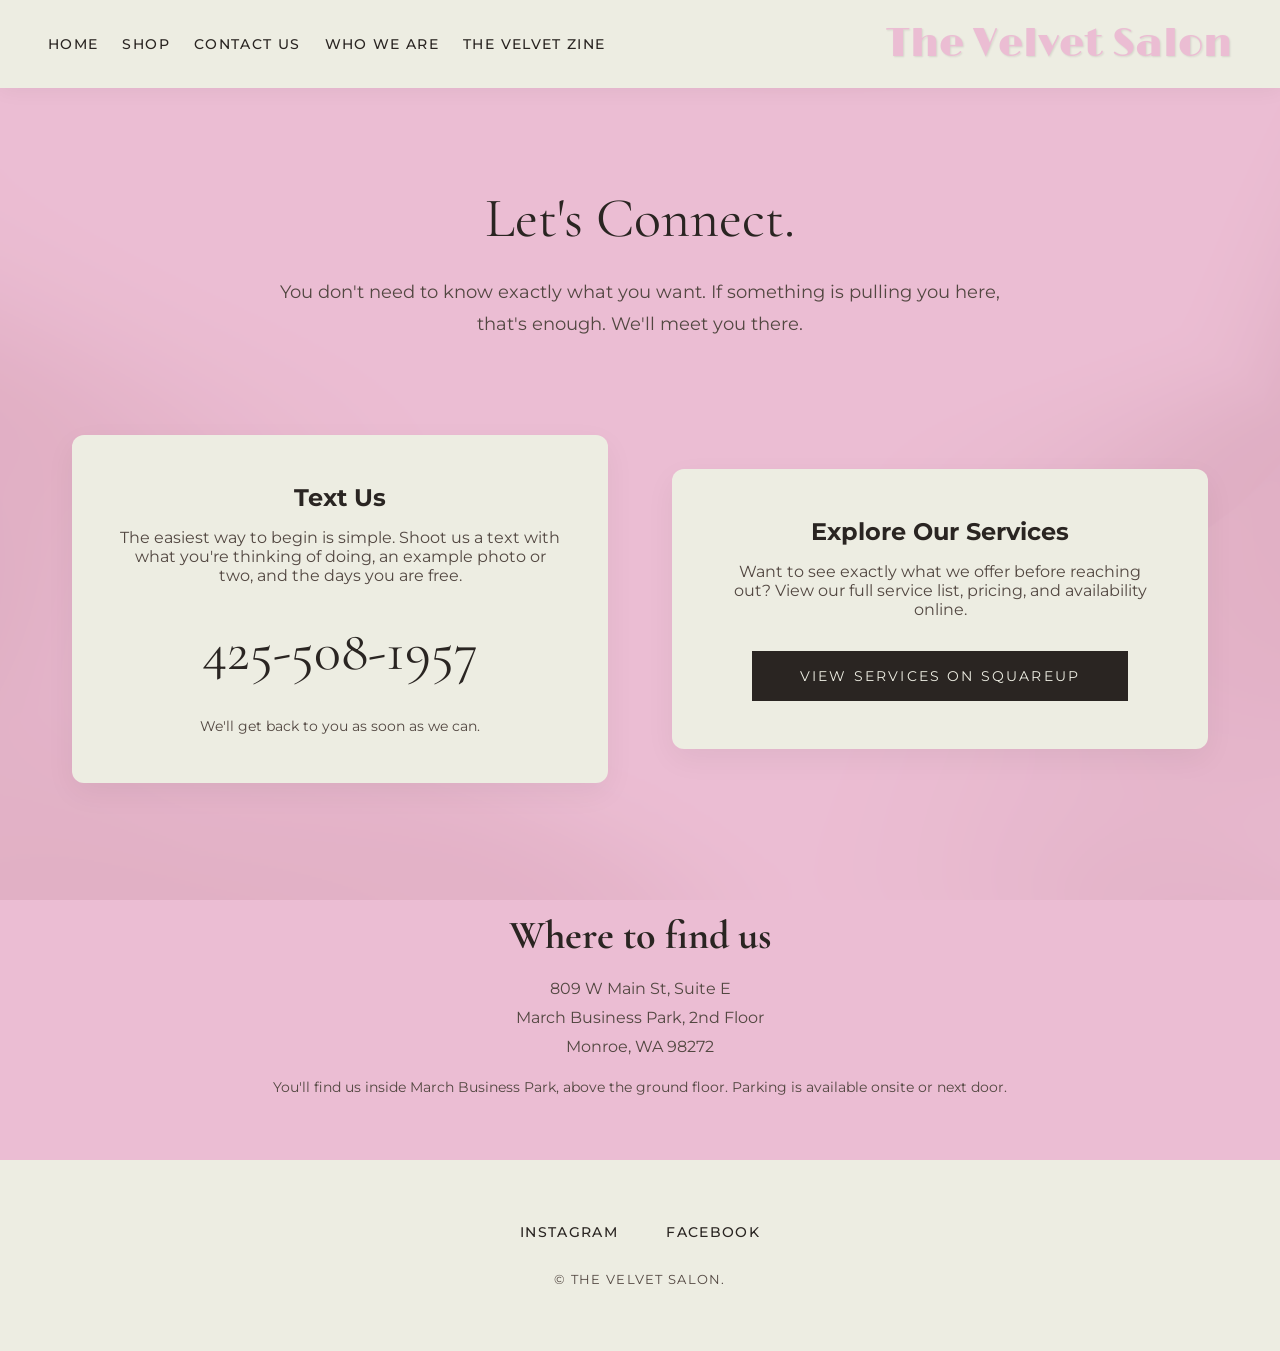
<file: HSN/contact.html>
<!DOCTYPE html>
<html lang="en">

<head>
    <meta charset="UTF-8" />
    <meta name="viewport" content="width=device-width, initial-scale=1.0" />
    <title>Contact Us | The Velvet Salon</title>
    <link rel="preconnect" href="https://fonts.googleapis.com" />
    <link rel="preconnect" href="https://fonts.gstatic.com" crossorigin />
    <link href="https://fonts.googleapis.com/css2?family=Cormorant+Garamond:ital,wght@0,300;0,400;0,600;1,400&family=Limelight&family=Montserrat:wght@300;400;500&display=swap" rel="stylesheet" />
    <link rel="stylesheet" href="styles.css" />
</head>

<body>
    <canvas id="bg-gradient-canvas" data-transition-in=""></canvas>
    <header class="site-header">
        <nav class="main-nav">
            <a href="index.html">HOME</a>
            <a href="#shop">SHOP</a>
            <a href="contact.html">CONTACT US</a>
            <a href="who-we-are.html">WHO WE ARE</a>
            <a href="#zine">THE VELVET ZINE</a>
        </nav>
        <div class="logo">The Velvet Salon</div>
    </header>

    <main>
        <section class="page-header fade-in">
            <h1>Let's Connect.</h1>
            <p>
                You don't need to know exactly what you want. If something is pulling you here, that's enough. We'll meet you there.
            </p>
        </section>

        <section class="section-padding fade-in">
            <div class="contact-wrapper">
                <div class="contact-card">
                    <h2>Text Us</h2>
                    <p style="margin-top: 1rem; color: var(--color-text-light)">
                        The easiest way to begin is simple. Shoot us a text with what you're thinking of doing, an example photo or two, and the days you are free.
                    </p>
                    <a href="tel:425-508-1957" class="phone-number">425-508-1957</a>
                    <p style="font-size: 0.9rem; color: var(--color-text-light)">
                        We'll get back to you as soon as we can.
                    </p>
                </div>

                <div class="contact-card">
                    <h2>Explore Our Services</h2>
                    <p style="
                margin-top: 1rem;
                margin-bottom: 2rem;
                color: var(--color-text-light);
              ">
                        Want to see exactly what we offer before reaching out? View our full service list, pricing, and availability online.
                    </p>
                    <a href="https://book.squareup.com/appointments/xw25y89n6dm3kr/location/LTD102Q9F1ZJ9/services" target="_blank" rel="noopener" class="btn-primary">
            View Services on SquareUp
          </a>
                </div>
            </div>
        </section>

        <section class="section-padding fade-in" style="text-align: center">
            <h2 style="font-family: var(--font-serif); font-size: 2.5rem">
                Where to find us
            </h2>
            <p style="
            margin-top: 1rem;
            color: var(--color-text-light);
            line-height: 1.8;
          ">
                809 W Main St, Suite E<br /> March Business Park, 2nd Floor<br /> Monroe, WA 98272
            </p>
            <p style="
            margin-top: 1rem;
            font-size: 0.9rem;
            color: var(--color-text-light);
          ">
                You'll find us inside March Business Park, above the ground floor. Parking is available onsite or next door.
            </p>
        </section>
    </main>

    <footer class="site-footer">
        <div class="social-links">
            <a href="https://www.instagram.com/myvelvetsalon" target="_blank" rel="noopener">
        Instagram
      </a>
            <a href="https://www.facebook.com/ceejae.torrez/" target="_blank" rel="noopener">
        Facebook
      </a>
        </div>
        <p class="copyright">© The Velvet Salon.</p>
    </footer>

    <script src="whatamesh.js"></script>
    <script src="main.js"></script>
</body>

</html>
</file>
<file: HSN/styles.css>
:root {
    --color-pink: #ebbdd3;
    --color-offwhite: #edede2;
    --color-text-dark: #2a2522;
    --color-text-light: #524741;
    --font-logo: "Limelight", cursive;
    --font-serif: "Cormorant Garamond", serif;
    --font-sans: "Montserrat", sans-serif;
}

* {
    scrollbar-color: var(--color-offwhite) transparent;
    margin: 0;
    padding: 0;
    box-sizing: border-box;
}

body {
    background-color: var(--color-pink);
    color: var(--color-text-dark);
    font-family: var(--font-sans);
    overflow-x: hidden;
}

.site-header {
    position: sticky;
    top: 0;
    display: flex;
    justify-content: space-between;
    align-items: center;
    padding: 1.5rem 3rem;
    background-color: var(--color-offwhite);
    z-index: 100;
    box-shadow: 0 2px 20px rgba(0, 0, 0, 0.05);
}

.main-nav {
    display: flex;
    gap: 1.5rem;
}

.main-nav a {
    text-decoration: none;
    color: var(--color-text-dark);
    font-size: 0.85rem;
    font-weight: 500;
    letter-spacing: 0.1em;
    transition: opacity 0.3s ease;
}

.main-nav a:hover {
    opacity: 0.6;
}

.logo {
    font-family: var(--font-logo);
    color: var(--color-pink);
    font-size: 2.5rem;
    text-shadow: 1px 1px 2px rgba(0, 0, 0, 0.1);
    line-height: 1;
}

.hero {
    display: flex;
    flex-direction: column;
    align-items: center;
    position: relative;
    width: 100%;
}

.carousel {
    width: 100%;
    height: 45vh;
    position: relative;
    overflow: hidden;
    background-color: var(--color-offwhite);
    -webkit-mask-image: linear-gradient( to bottom, rgba(0, 0, 0, 1) calc(100% - 12vh), rgba(0, 0, 0, 0) 100%);
    mask-image: linear-gradient( to bottom, rgba(0, 0, 0, 1) calc(100% - 12vh), rgba(0, 0, 0, 0) 100%);
}

.carousel-track {
    display: flex;
    width: 100%;
    height: 100%;
}

.carousel-slide {
    flex: 0 0 25%;
    height: 100%;
    opacity: 1;
}

.carousel-slide img {
    width: 100%;
    height: 100%;
    object-fit: cover;
}

.carousel-btn {
    position: absolute;
    top: 35%;
    transform: translateY(-50%);
    background: rgba(237, 237, 226, 0.85);
    border: none;
    color: var(--color-text-dark);
    font-size: 1.5rem;
    width: 3.5rem;
    height: 3.5rem;
    cursor: pointer;
    z-index: 20;
    border-radius: 50%;
    transition: background-color 0.3s ease;
    display: flex;
    align-items: center;
    justify-content: center;
}

.carousel-btn:hover {
    background: rgba(237, 237, 226, 1);
}

.prev-btn {
    left: 1rem;
}

.next-btn {
    right: 1rem;
}

.hero-content {
    max-width: 1000px;
    padding: 3rem 4rem;
    margin-top: -8vh;
    position: relative;
    z-index: 10;
    text-align: center;
    border-radius: 4px;
    box-shadow: 0 15px 40px rgba(0, 0, 0, 0.08);
    -webkit-backdrop-filter: blur(30px);
    backdrop-filter: blur(30px);
    background-color: rgba(255, 255, 255, 0.05);
}

.motto {
    font-family: var(--font-serif);
    font-size: clamp(2.5rem, 5vw, 4.5rem);
    font-weight: 400;
    font-style: italic;
    line-height: 1.2;
    margin-bottom: 2.5rem;
    color: var(--color-text-dark);
}

.flavor-words {
    font-family: var(--font-sans);
    text-transform: uppercase;
    letter-spacing: 0.2em;
    font-size: 0.9rem;
    color: var(--color-text-light);
    display: flex;
    justify-content: center;
    align-items: center;
    gap: 1.5rem;
}

.dot {
    font-size: 1.5rem;
    line-height: 0;
}

.section-padding {
    padding: 4rem 2rem;
    max-width: 1200px;
    margin: 0 auto;
}

.section-title {
    font-family: var(--font-serif);
    font-size: 3rem;
    font-weight: 400;
    text-align: center;
    margin-bottom: 3rem;
    color: var(--color-text-dark);
}

.welcome-text {
    text-align: center;
    max-width: 800px;
    margin: 0 auto;
}

.welcome-text p {
    font-family: var(--font-sans);
    font-size: 1.1rem;
    line-height: 1.8;
    color: var(--color-text-light);
    margin-bottom: 2rem;
}

.welcome-text .manifesto {
    font-family: var(--font-serif);
    font-size: 2rem;
    font-style: italic;
    color: var(--color-text-dark);
}

.iframe-container {
    width: 100%;
    background-color: var(--color-offwhite);
    border-radius: 12px;
    padding: 1rem;
    box-shadow: 0 15px 40px rgba(0, 0, 0, 0.08);
}

.iframe-container iframe {
    border-radius: 3px;
    display: block;
    mix-blend-mode: multiply;
    filter: sepia(0.15) contrast(1.02);
}

[title="Google Maps"] {
    filter: grayscale(0.2) sepia(0.3) contrast(1.05);
}

.reviews-grid {
    display: grid;
    grid-template-columns: repeat(auto-fit, minmax(300px, 1fr));
    gap: 2rem;
    width: 100%;
}

.review-card {
    background-color: var(--color-offwhite);
    padding: 2.5rem;
    border-radius: 12px;
    box-shadow: 0 10px 30px rgba(0, 0, 0, 0.05);
    display: flex;
    flex-direction: column;
    gap: 1.2rem;
}

.review-card .stars {
    color: var(--color-text-dark);
    opacity: 0.6;
    letter-spacing: 0.15em;
}

.review-card .review-text {
    font-family: var(--font-serif);
    font-size: 1.25rem;
    font-style: italic;
    line-height: 1.6;
    white-space: pre-wrap;
}

.review-card a.review-author {
    font-size: 0.85rem;
    text-transform: uppercase;
    letter-spacing: 0.1em;
    color: var(--color-text-light);
    margin-top: auto;
    text-decoration: none;
    transition: color 0.3s ease;
}

.review-card a.review-author:hover {
    color: var(--color-text-dark);
    text-decoration: underline;
}

.reviews-actions {
    margin-top: 4rem;
    text-align: center;
}

.segue-contact {
    padding: 2rem 2rem 6rem;
    text-align: center;
}

.segue-content {
    max-width: 600px;
    margin: 0 auto;
}

.segue-content h2 {
    font-family: var(--font-serif);
    font-size: 3rem;
    font-weight: 400;
    margin-bottom: 1.5rem;
}

.segue-content p {
    font-size: 1.1rem;
    line-height: 1.6;
    color: var(--color-text-light);
    margin-bottom: 3rem;
}

.btn-primary {
    display: inline-block;
    padding: 1rem 3rem;
    background-color: var(--color-text-dark);
    color: var(--color-offwhite);
    text-decoration: none;
    text-transform: uppercase;
    letter-spacing: 0.15em;
    font-size: 0.9rem;
    transition: background-color 0.3s ease;
}

.btn-primary:hover {
    background-color: var(--color-text-light);
}

.site-footer {
    background-color: var(--color-offwhite);
    padding: 4rem 2rem;
    text-align: center;
}

.social-links {
    display: flex;
    justify-content: center;
    gap: 3rem;
    margin-bottom: 2rem;
}

.social-links a {
    text-decoration: none;
    color: var(--color-text-dark);
    font-family: var(--font-sans);
    text-transform: uppercase;
    letter-spacing: 0.1em;
    font-size: 0.85rem;
    font-weight: 500;
}

.social-links a:hover {
    text-decoration: underline;
}

.copyright {
    font-size: 0.8rem;
    color: var(--color-text-light);
    text-transform: uppercase;
    letter-spacing: 0.1em;
}

.fade-in {
    opacity: 0;
    transform: translateY(30px);
    transition: opacity 1s cubic-bezier(0.16, 1, 0.3, 1), transform 1s cubic-bezier(0.16, 1, 0.3, 1);
}

.fade-in.visible {
    opacity: 1;
    transform: translateY(0);
}

.page-header {
    text-align: center;
    padding: 6rem 2rem 2rem;
    max-width: 800px;
    margin: 0 auto;
}

.page-header h1 {
    font-family: var(--font-serif);
    font-size: 3.5rem;
    font-weight: 400;
    margin-bottom: 1.5rem;
    color: var(--color-text-dark);
}

.page-header p {
    font-size: 1.1rem;
    line-height: 1.8;
    color: var(--color-text-light);
}

.team-grid {
    display: grid;
    grid-template-columns: repeat(auto-fit, minmax(350px, 1fr));
    gap: 4rem;
    margin-top: 3rem;
}

.team-member {
    background: var(--color-offwhite);
    border-radius: 12px;
    overflow: hidden;
    box-shadow: 0 10px 30px rgba(0, 0, 0, 0.05);
}

.team-member img {
    width: 100%;
    height: 400px;
    object-fit: cover;
}

.team-info {
    padding: 2.5rem;
}

.team-info h3 {
    font-family: var(--font-serif);
    font-size: 2rem;
    margin-bottom: 0.5rem;
}

.team-info .role {
    text-transform: uppercase;
    letter-spacing: 0.15em;
    font-size: 0.8rem;
    color: var(--color-text-light);
    margin-bottom: 1.5rem;
    display: block;
}

.team-info p {
    margin-bottom: 1.5rem;
    line-height: 1.6;
    color: var(--color-text-light);
}

.contact-wrapper {
    display: grid;
    grid-template-columns: 1fr 1fr;
    gap: 4rem;
    align-items: center;
}

.contact-card {
    background: var(--color-offwhite);
    padding: 3rem;
    border-radius: 12px;
    text-align: center;
    box-shadow: 0 10px 30px rgba(0, 0, 0, 0.05);
}

.phone-number {
    font-family: var(--font-serif);
    font-size: 3.5rem;
    display: block;
    margin: 2rem 0;
    color: var(--color-text-dark);
    text-decoration: none;
    transition: opacity 0.3s;
}

.phone-number:hover {
    opacity: 0.7;
}

.profile-row {
    display: grid;
    grid-template-columns: 1fr 1fr;
    gap: 4rem;
    margin-bottom: 6rem;
    align-items: center;
}

.profile-row:last-child {
    margin-bottom: 0;
}

.profile-row:nth-child(even) .profile-image {
    order: 2;
}

.profile-image img {
    width: 100%;
    height: auto;
    border-radius: 12px;
    box-shadow: 0 15px 40px rgba(0, 0, 0, 0.08);
}

.profile-header {
    display: flex;
    align-items: center;
    gap: 1.5rem;
    margin-bottom: 0.5rem;
    flex-wrap: wrap;
}

.profile-content h3 {
    font-family: var(--font-serif);
    font-size: 3rem;
    color: var(--color-text-dark);
    margin-bottom: 0;
}

.profile-content p {
    margin-bottom: 1.5rem;
    line-height: 1.8;
    color: var(--color-text-light);
}

.profile-socials {
    display: flex;
    gap: 1.2rem;
    align-items: center;
}

.profile-socials a {
    color: var(--color-text-dark);
    transition: color 0.3s ease, transform 0.3s ease;
    display: inline-flex;
}

.profile-socials a:hover {
    color: var(--color-text-light);
    transform: translateY(-2px);
}

#bg-gradient-canvas {
    position: fixed;
    top: 0;
    left: 0;
    width: 100vw;
    height: 100vh;
    z-index: -10;
    opacity: 0.1;
    pointer-events: none;
    mix-blend-mode: multiply;
    --gradient-color-1: #ffffff;
    --gradient-color-2: #943b44;
    --gradient-color-3: #ffffff;
    --gradient-color-4: #7a2e36;
}

@media (max-width: 900px) {
    .hero-content {
        width: 95%;
        padding: 2rem 1.5rem;
        margin-top: -5vh;
    }
    .section-title {
        font-size: 2.2rem;
    }
    .site-header {
        flex-direction: column;
        gap: 1.5rem;
        padding: 1.5rem 1rem;
    }
    .main-nav {
        flex-wrap: wrap;
        justify-content: center;
        gap: 0.75rem;
    }
    .carousel {
        height: 65vh;
    }
    .carousel-track {
        display: block;
    }
    .carousel-slide {
        position: absolute;
        top: 0;
        left: 0;
        width: 100%;
        height: 100%;
        opacity: 0;
        transition: opacity 1.2s ease-in-out;
    }
    .carousel-slide.active {
        opacity: 1;
        z-index: 1;
    }
    .carousel-btn {
        display: none;
    }
    .contact-wrapper {
        grid-template-columns: 1fr;
    }
    .profile-row {
        grid-template-columns: 1fr;
        gap: 2.5rem;
    }
    .profile-row:nth-child(even) .profile-image {
        order: -1;
    }
    .profile-content h3 {
        font-size: 2.5rem;
    }
}

.section-icon {
    vertical-align: text-bottom;
    margin-right: 0.25rem;
    translate: 0 -0.4rem;
}

.profile-quote {
    font-family: var(--font-serif);
    font-style: italic;
    font-size: 1.25rem;
    color: var(--color-text-dark);
    margin: 2rem 0;
}

.contact-text {
    margin-top: 1rem;
    color: var(--color-text-light);
}

.contact-text-spaced {
    margin-top: 1rem;
    margin-bottom: 2rem;
    color: var(--color-text-light);
}

.contact-note {
    font-size: 0.9rem;
    margin-top: 1rem;
    color: var(--color-text-light);
}

.contact-address {
    line-height: 1.8;
}

.text-center {
    text-align: center;
}
</file>
